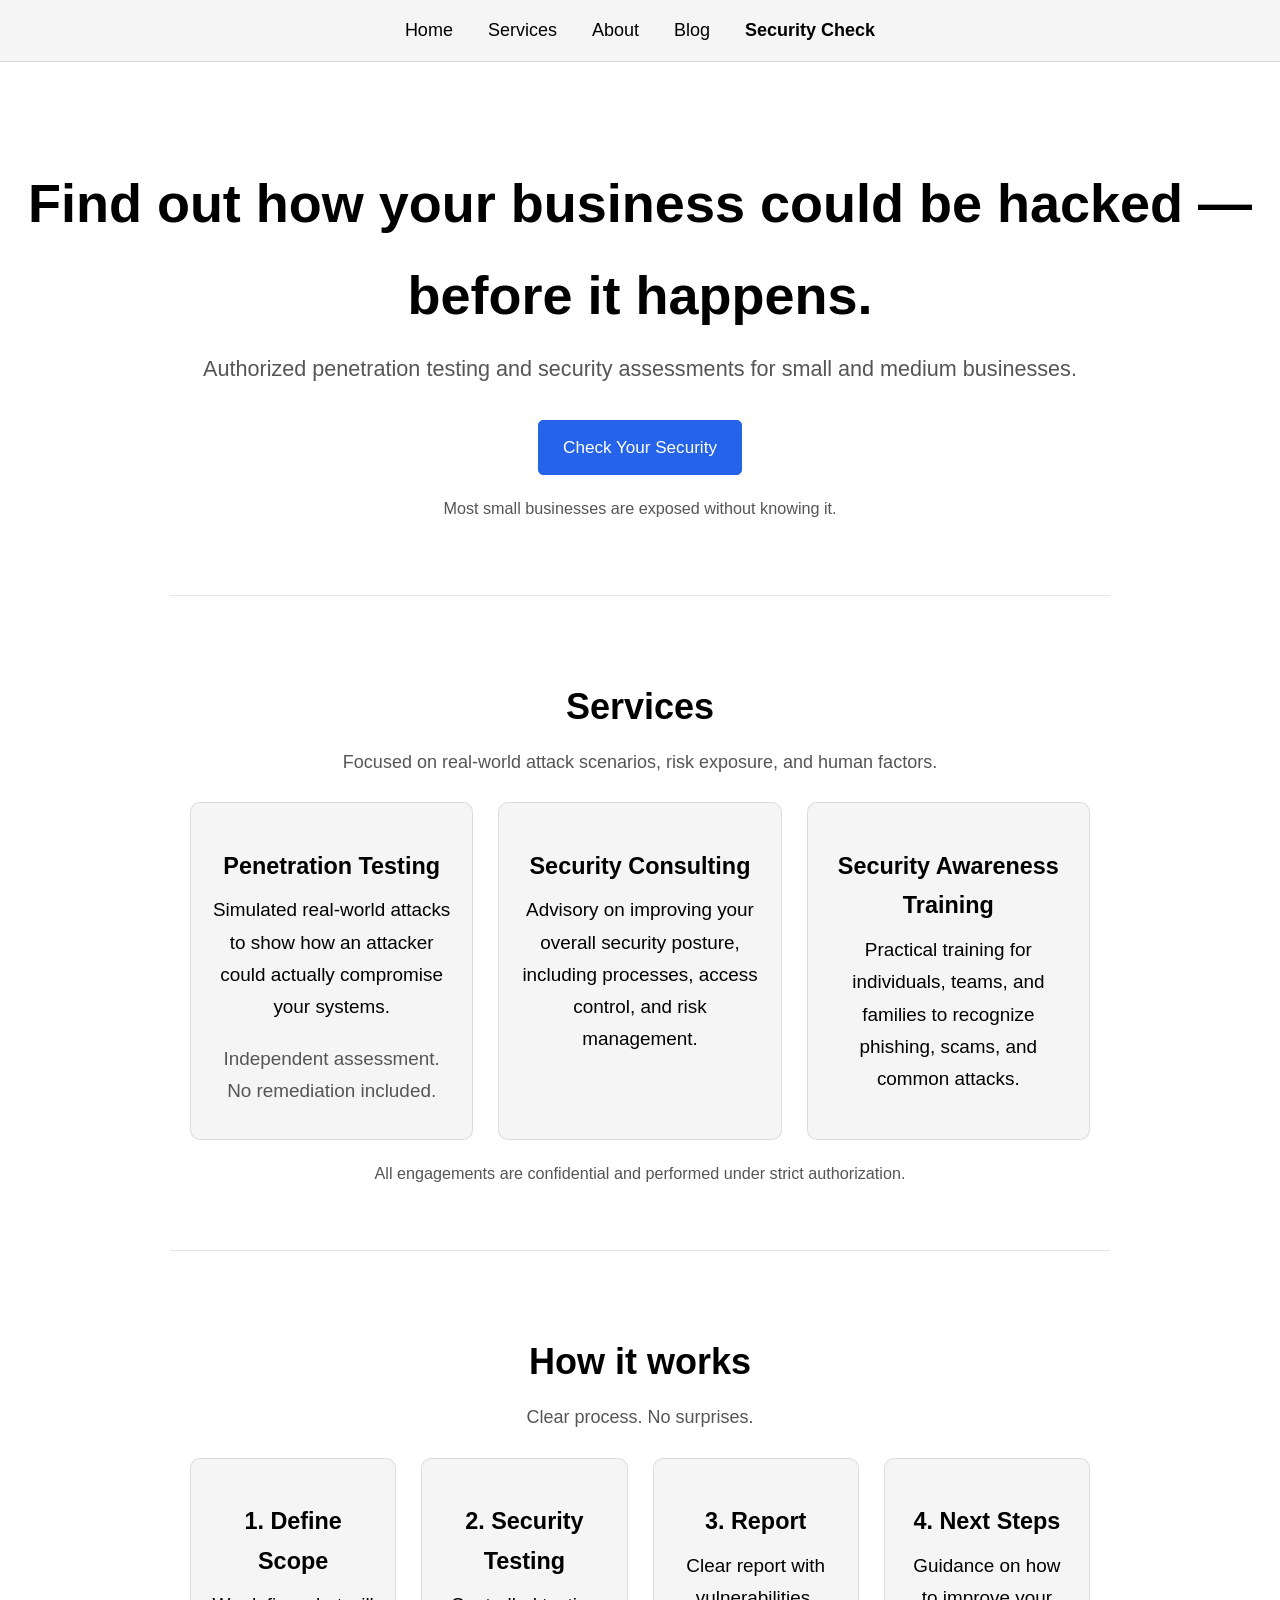
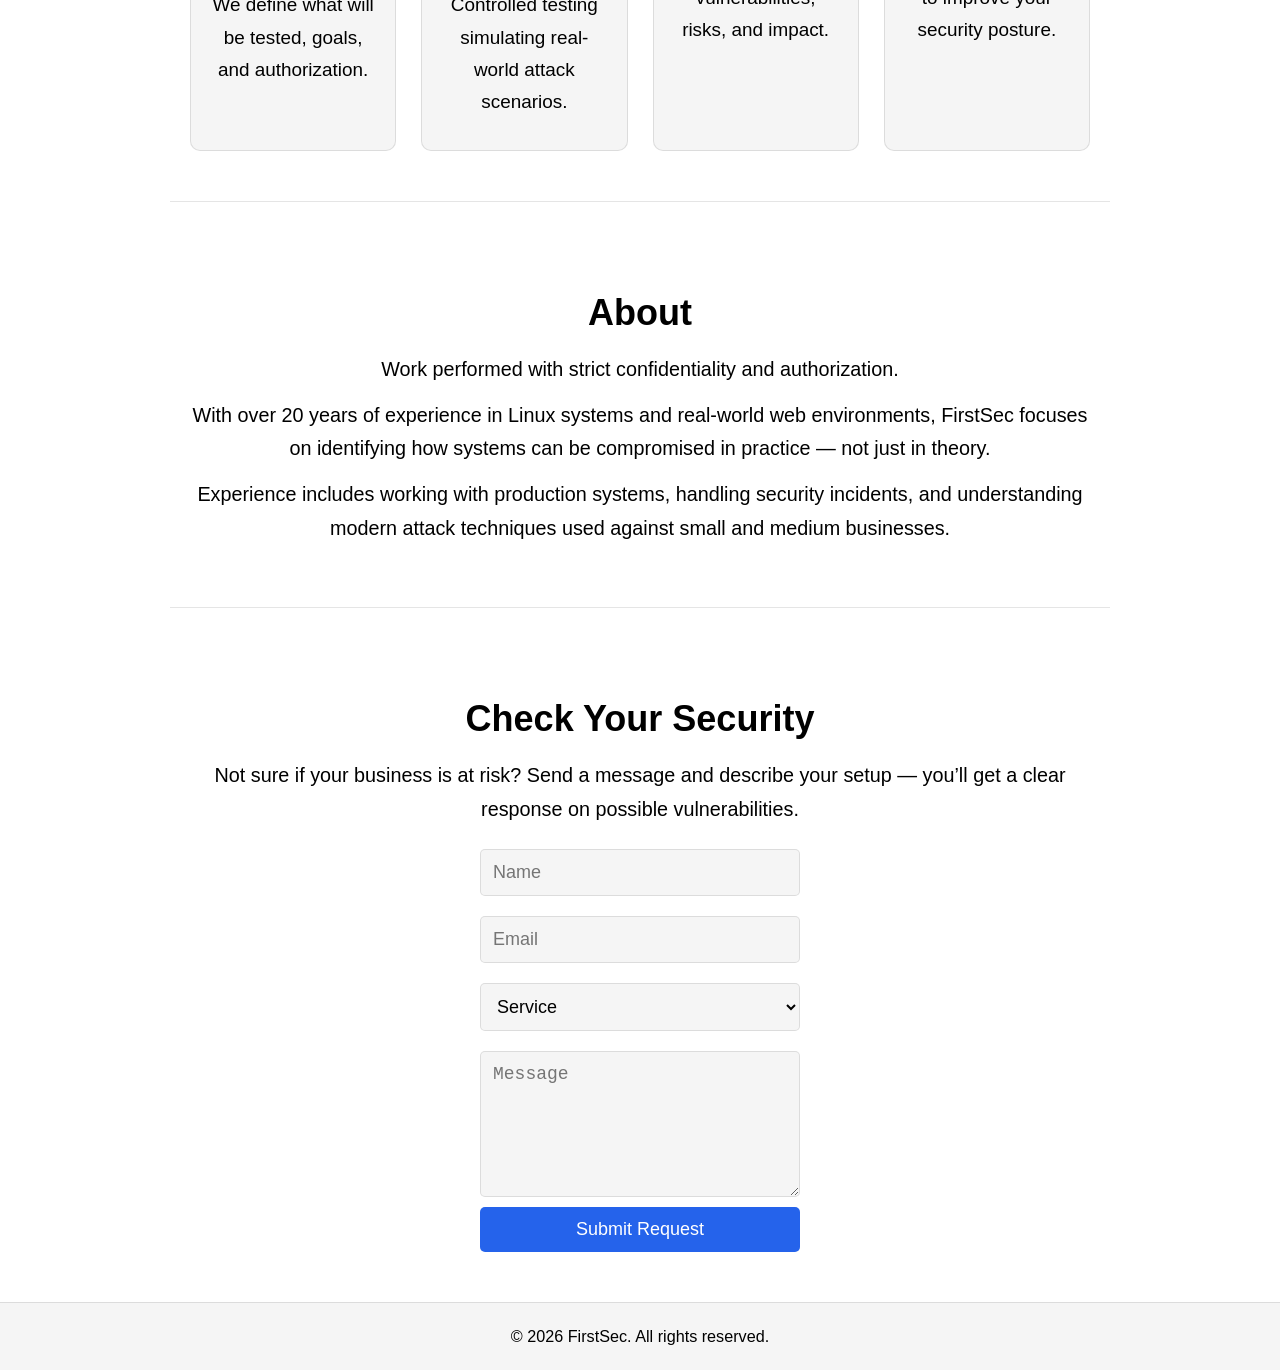
<file: index.html>
<!DOCTYPE html>
<html lang="en">

<head>
  <meta charset="UTF-8">
  <meta name="viewport" content="width=device-width, initial-scale=1.0">
  <title>FirstSec | Cybersecurity</title>
  <script async src="https://www.googletagmanager.com/gtag/js?id=G-D3HH5Q3XYY"></script>
  <script>
    window.dataLayer = window.dataLayer || [];
    function gtag() { dataLayer.push(arguments); }
    gtag('js', new Date());

    gtag('config', 'G-D3HH5Q3XYY');
  </script>
  <link rel="stylesheet" href="s.css">
</head>

<body>

  <div id="header"></div>

  <!-- HERO -->
  <header>
    <h1>Find out how your business could be hacked — before it happens.</h1>
    <p>Authorized penetration testing and security assessments for small and medium businesses.</p>
    <a href="#check-your-security" class="cta-button">Check Your Security</a>

    <p class="note">
      Most small businesses are exposed without knowing it.
    </p>

  </header>

  <!-- SERVICES -->
  <section id="services">
    <h2>Services</h2>

    <p class="section-subtitle">
      Focused on real-world attack scenarios, risk exposure, and human factors.
    </p>

    <div class="all-card">
      <div class="card">
        <h3>Penetration Testing</h3>
        <p>
          Simulated real-world attacks to show how an attacker could actually compromise your systems.
        </p>
        <p class="note">
          Independent assessment. No remediation included.
        </p>
      </div>

      <div class="card">
        <h3>Security Consulting</h3>
        <p>
          Advisory on improving your overall security posture, including processes, access control, and risk management.
        </p>
      </div>

      <div class="card">
        <h3>Security Awareness Training</h3>
        <p>
          Practical training for individuals, teams, and families to recognize phishing, scams, and common attacks.
        </p>
      </div>
    </div>
    <p class="note">
      All engagements are confidential and performed under strict authorization.
    </p>
  </section>

  <!-- PROCESS -->
  <section id="process">
    <h2>How it works</h2>

    <p class="section-subtitle">
      Clear process. No surprises.
    </p>

    <div class="all-card">

      <div class="card">
        <h3>1. Define Scope</h3>
        <p>
          We define what will be tested, goals, and authorization.
        </p>
      </div>

      <div class="card">
        <h3>2. Security Testing</h3>
        <p>
          Controlled testing simulating real-world attack scenarios.
        </p>
      </div>

      <div class="card">
        <h3>3. Report</h3>
        <p>
          Clear report with vulnerabilities, risks, and impact.
        </p>
      </div>

      <div class="card">
        <h3>4. Next Steps</h3>
        <p>
          Guidance on how to improve your security posture.
        </p>
      </div>

    </div>
  </section>

  <!-- ABOUT -->
  <section id="about">
    <h2>About</h2>

    <p>
      Work performed with strict confidentiality and authorization.
    </p>

    <p>
      With over 20 years of experience in Linux systems and real-world web environments,
      FirstSec focuses on identifying how systems can be compromised in practice — not just in theory.
    </p>

    <p>
      Experience includes working with production systems, handling security incidents,
      and understanding modern attack techniques used against small and medium businesses.
    </p>

  </section>

  <!-- CONTACT -->
  <section id="check-your-security">
    <h2>Check Your Security</h2>
    <p>
      Not sure if your business is at risk?
      Send a message and describe your setup — you’ll get a clear response on possible vulnerabilities.
    </p>

    <form action="https://formspree.io/f/xqegawqq" method="POST">
      <input type="text" name="name" placeholder="Name" required>
      <input type="email" name="email" placeholder="Email" required>

      <select name="subject" required>
        <option value="" disabled selected>Service</option>
        <option value="general">General Inquiry</option>
        <option value="penetration-testing">Penetration Testing</option>
        <option value="security-consulting">Security Consulting</option>
        <option value="security-awareness">Security Awareness Training</option>
      </select>

      <textarea name="message" placeholder="Message"></textarea>
      <button type="submit">Submit Request</button>
    </form>
  </section>

  <div id="footer"></div>

  <script>
    fetch("/header.html")
      .then(res => res.text())
      .then(data => document.getElementById("header").innerHTML = data);

    fetch("/footer.html")
      .then(res => res.text())
      .then(data => document.getElementById("footer").innerHTML = data);
  </script>

</body>

</html>
</file>
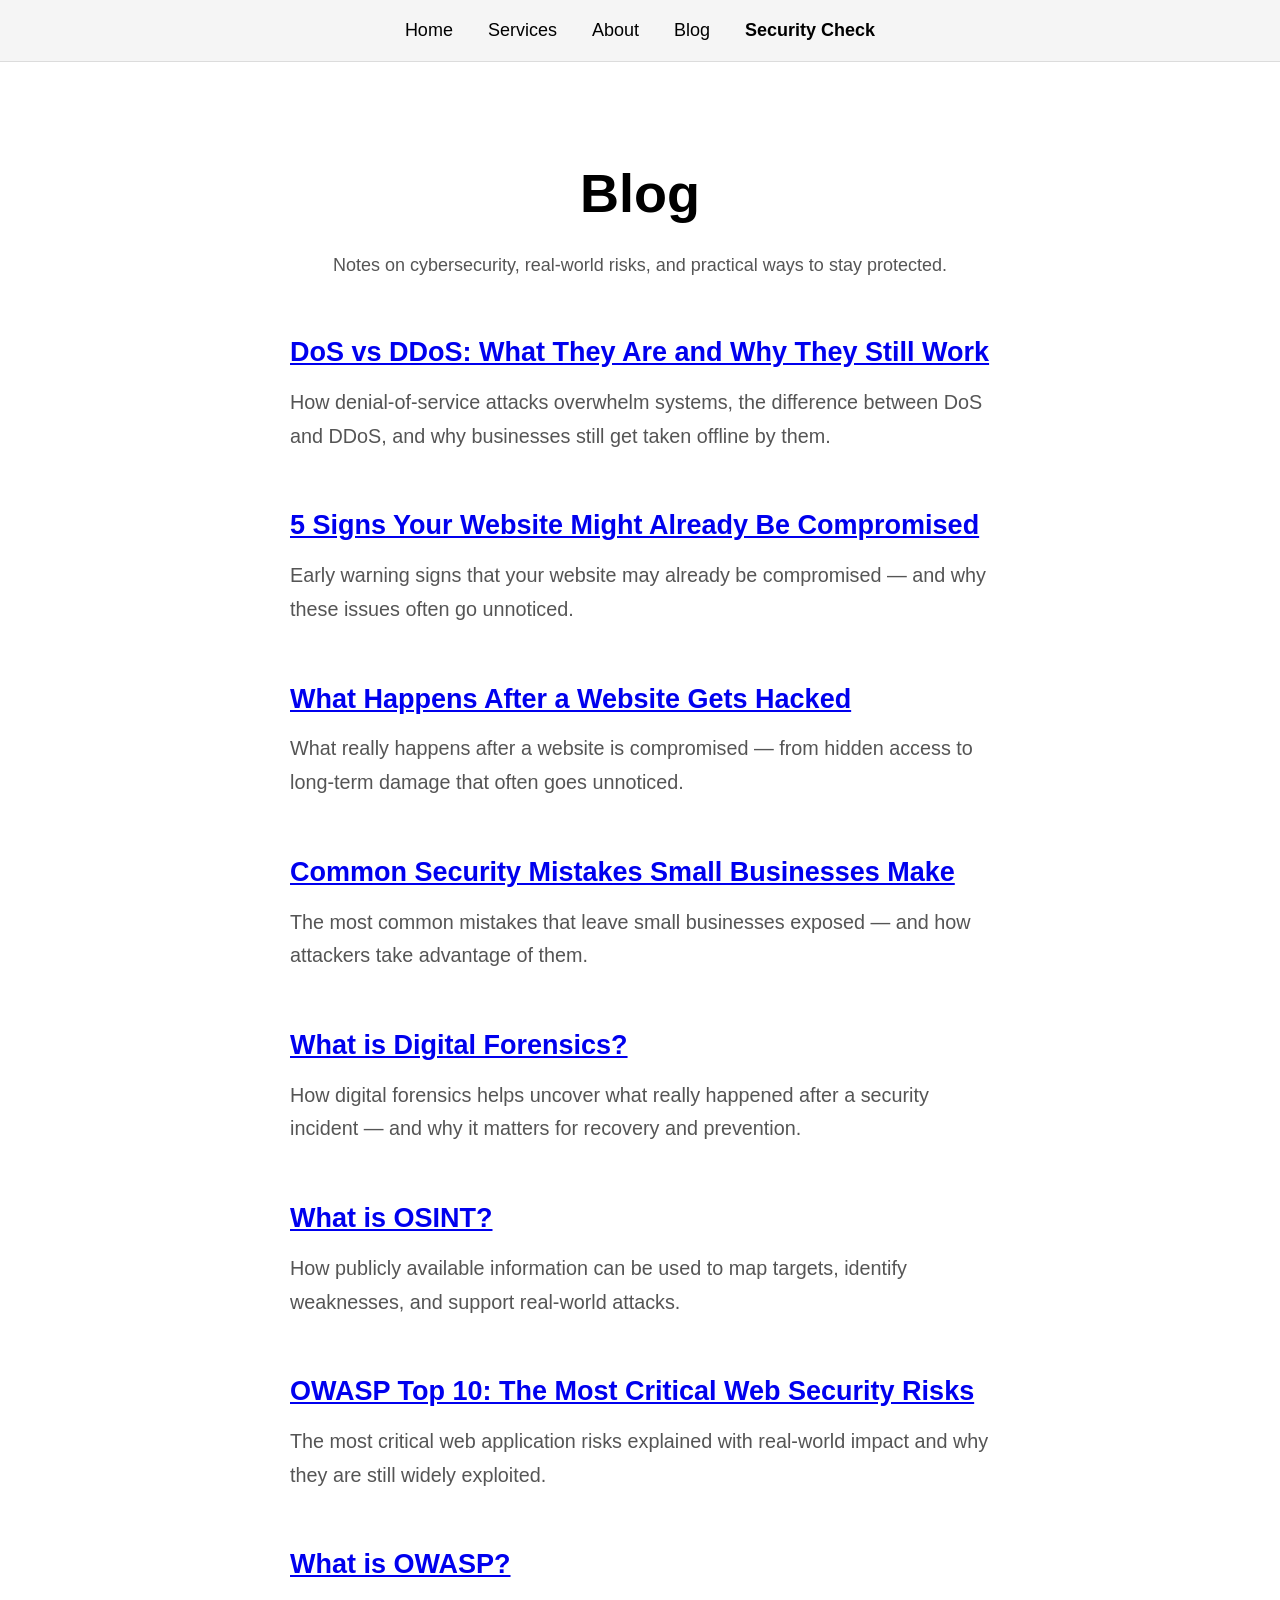
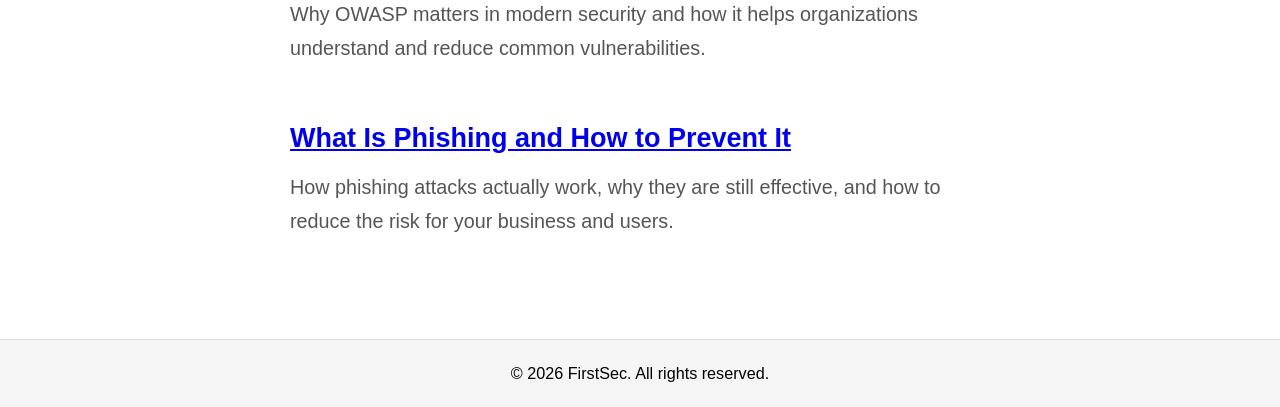
<file: blog/index.html>
<!DOCTYPE html>
<html lang="en">

<head>
  <meta charset="UTF-8">
  <meta name="viewport" content="width=device-width, initial-scale=1.0">
  <title>Blog | FirstSec</title>
  <script async src="https://www.googletagmanager.com/gtag/js?id=G-D3HH5Q3XYY"></script>
  <script>
    window.dataLayer = window.dataLayer || [];
    function gtag(){dataLayer.push(arguments);}
    gtag('js', new Date());

    gtag('config', 'G-D3HH5Q3XYY');
  </script>
  <link rel="stylesheet" href="../s.css">
</head>

<body>

  <div id="header"></div>

  <main class="blog-archive">

    <h1>Blog</h1>

    <p class="section-subtitle">
      Notes on cybersecurity, real-world risks, and practical ways to stay protected.
    </p>

    <!-- POST 9 -->
    <article class="post-preview">
      <h2>
        <a href="dos-vs-ddos.html">DoS vs DDoS: What They Are and Why They Still Work</a>
      </h2>
      <p>
        How denial-of-service attacks overwhelm systems, the difference between DoS and DDoS, and why businesses still get taken offline by them.
      </p>
    </article>

    <!-- POST 8 -->
    <article class="post-preview">
      <h2>
        <a href="five-signs-your-website-might-be-compromised.html">5 Signs Your Website Might Already Be Compromised</a>
      </h2>
      <p>
        Early warning signs that your website may already be compromised — and why these issues often go unnoticed.
      </p>
    </article>

    <!-- POST 7 -->
    <article class="post-preview">
      <h2>
        <a href="what-happens-after-a-website-gets-hacked.html">What Happens After a Website Gets Hacked</a>
      </h2>
      <p>
        What really happens after a website is compromised — from hidden access to long-term damage that often goes unnoticed.
      </p>
    </article>

    <!-- POST 6 -->
    <article class="post-preview">
      <h2>
        <a href="common-security-mistakes-small-businesses-make.html">Common Security Mistakes Small Businesses Make</a>
      </h2>
      <p>
        The most common mistakes that leave small businesses exposed — and how attackers take advantage of them.
      </p>
    </article>

    <!-- POST 5 -->
    <article class="post-preview">
      <h2>
        <a href="forensics.html">What is Digital Forensics?</a>
      </h2>
      <p>
        How digital forensics helps uncover what really happened after a security incident — and why it matters for recovery and prevention.
      </p>
    </article>

    <!-- POST 4 -->
    <article class="post-preview">
      <h2>
        <a href="osint.html">What is OSINT?</a>
      </h2>
      <p>
        How publicly available information can be used to map targets, identify weaknesses, and support real-world attacks.
      </p>
    </article>

    <!-- POST 3 -->
    <article class="post-preview">
      <h2>
        <a href="owasp-top-10.html">OWASP Top 10: The Most Critical Web Security Risks</a>
      </h2>
      <p>
        The most critical web application risks explained with real-world impact and why they are still widely exploited.
      </p>
    </article>

    <!-- POST 2 -->
    <article class="post-preview">
      <h2>
        <a href="owasp.html">What is OWASP?</a>
      </h2>
      <p>
        Why OWASP matters in modern security and how it helps organizations understand and reduce common vulnerabilities.
      </p>
    </article>

    <!-- POST 1 -->
    <article class="post-preview">
      <h2>
        <a href="what-is-phishing-and-how-to-prevent-it.html">What Is Phishing and How to Prevent It</a>
      </h2>
      <p>
        How phishing attacks actually work, why they are still effective, and how to reduce the risk for your business and users.
      </p>
    </article>

  </main>

  <div id="footer"></div>

  <script>
    fetch("../header.html")
      .then(res => res.text())
      .then(data => document.getElementById("header").innerHTML = data);

    fetch("../footer.html")
      .then(res => res.text())
      .then(data => document.getElementById("footer").innerHTML = data);
  </script>

</body>

</html>
</file>
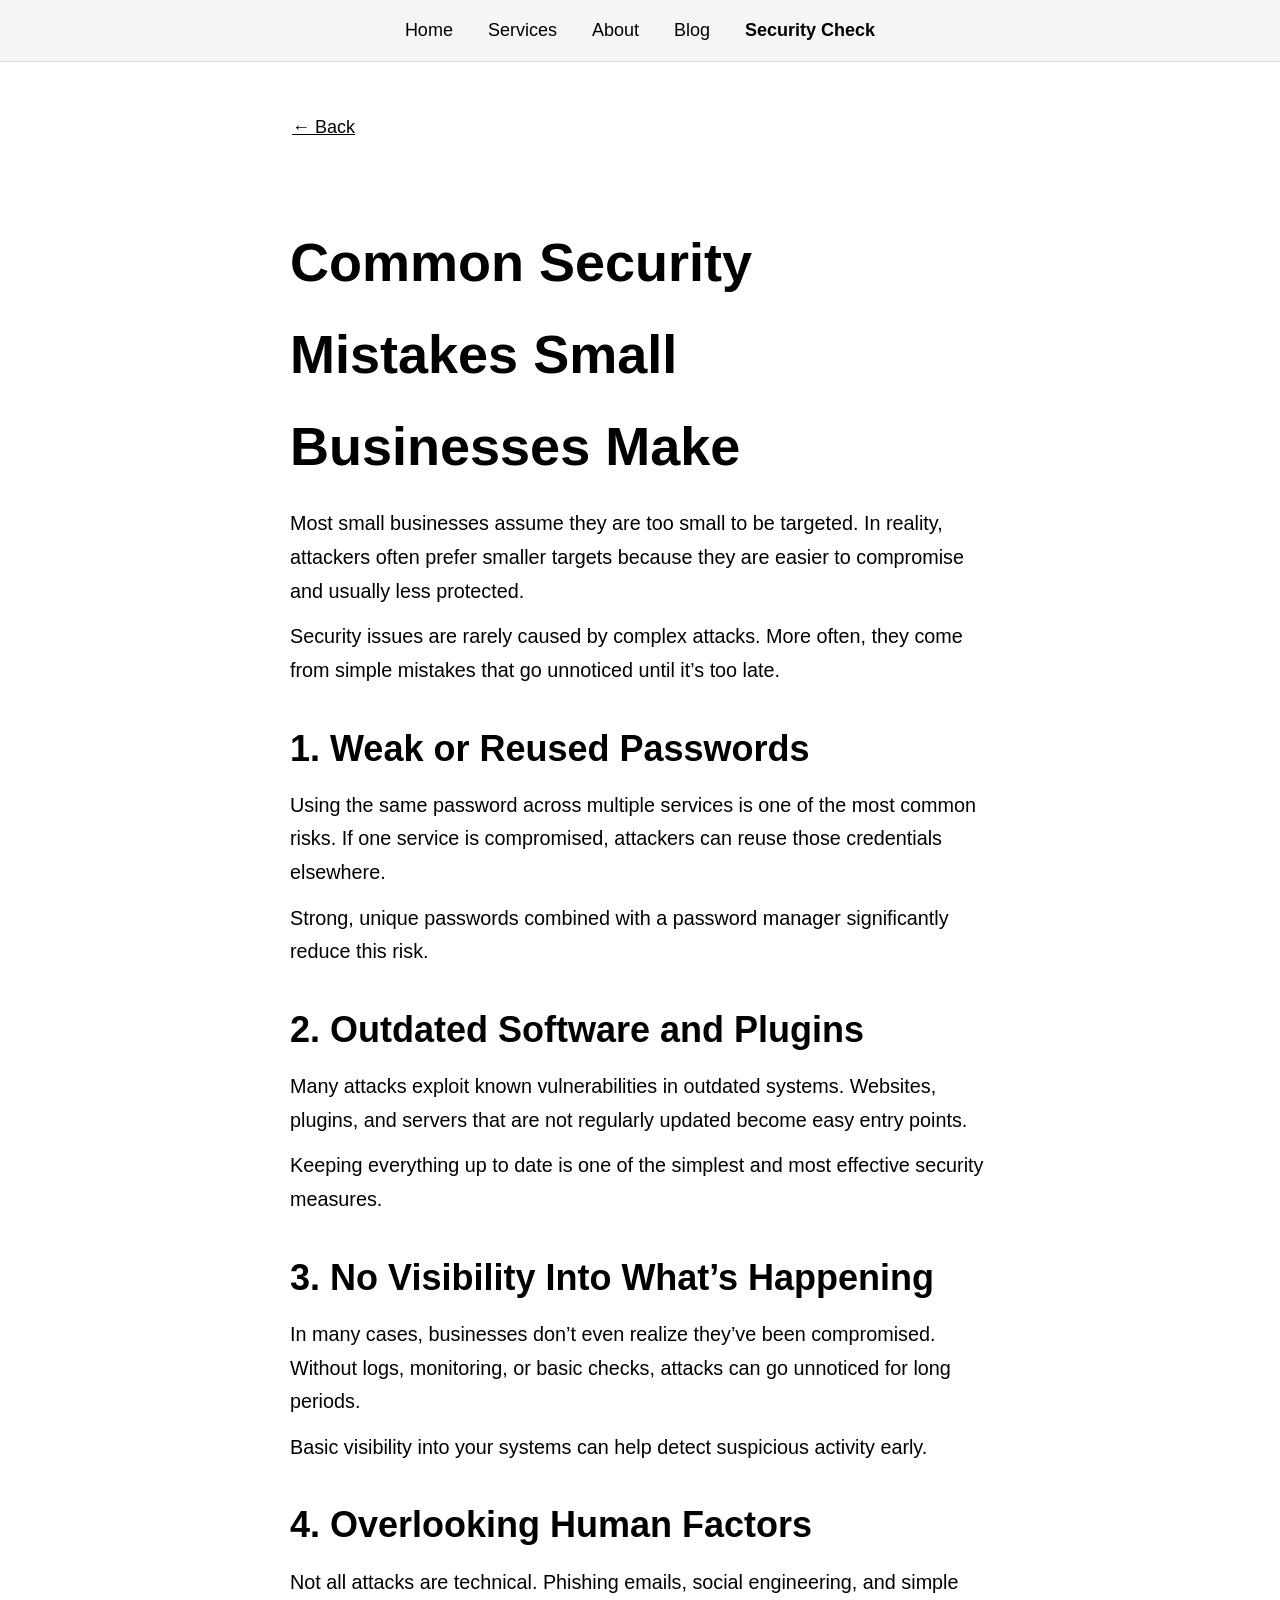
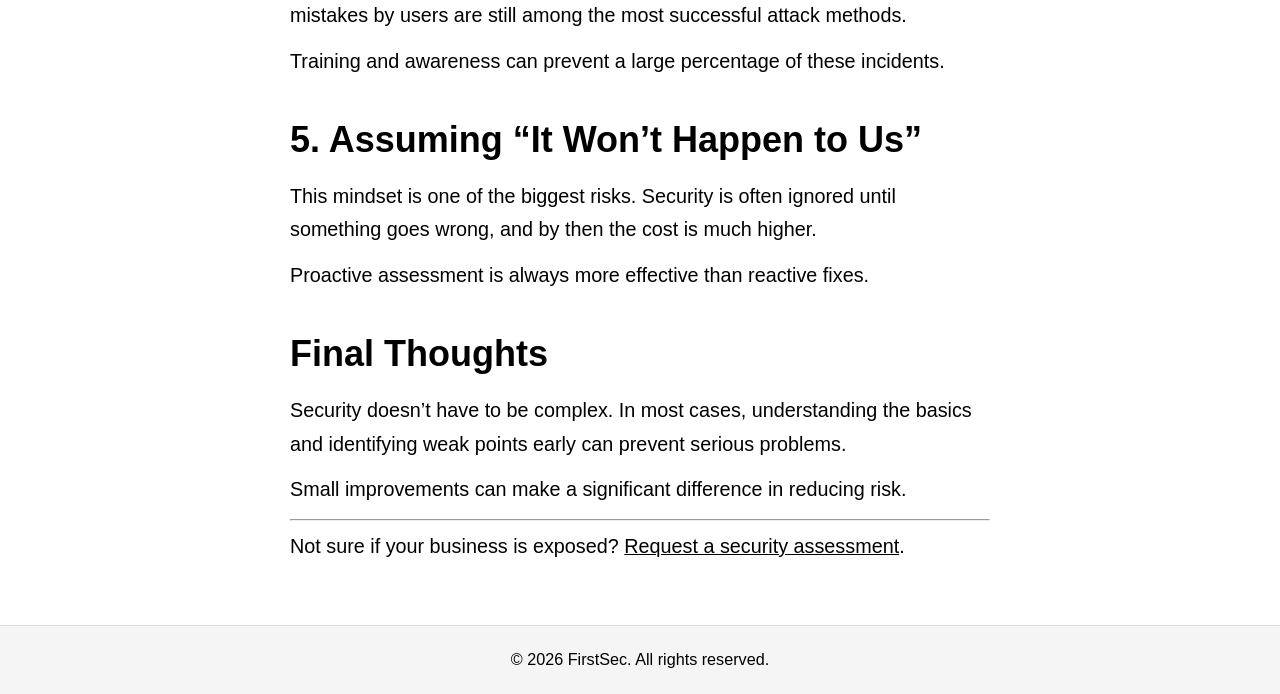
<file: blog/common-security-mistakes-small-businesses-make.html>
<!DOCTYPE html>
<html lang="en">

<head>
    <meta charset="UTF-8">
    <meta name="viewport" content="width=device-width, initial-scale=1.0">
    <title>Post Title | FirstSec</title>
    <script async src="https://www.googletagmanager.com/gtag/js?id=G-D3HH5Q3XYY"></script>
    <script>
        window.dataLayer = window.dataLayer || [];
        function gtag() { dataLayer.push(arguments); }
        gtag('js', new Date());

        gtag('config', 'G-D3HH5Q3XYY');
    </script>
    <link rel="stylesheet" href="../s.css">
</head>

<body>

    <div id="header"></div>

    <main class="blog-post">

        <article>

            <!-- Back -->
            <a href="index.html" class="back-link">← Back</a>

            <!-- Title -->
            <h1>Common Security Mistakes Small Businesses Make</h1>

            <!-- Content -->
            <p>
                Most small businesses assume they are too small to be targeted. In reality, attackers often prefer
                smaller targets because they are easier to compromise and usually less protected.
            </p>

            <p>
                Security issues are rarely caused by complex attacks. More often, they come from simple mistakes that go
                unnoticed until it’s too late.
            </p>

            <h2>1. Weak or Reused Passwords</h2>
            <p>
                Using the same password across multiple services is one of the most common risks. If one service is
                compromised, attackers can reuse those credentials elsewhere.
            </p>

            <p>
                Strong, unique passwords combined with a password manager significantly reduce this risk.
            </p>

            <h2>2. Outdated Software and Plugins</h2>
            <p>
                Many attacks exploit known vulnerabilities in outdated systems. Websites, plugins, and servers that are
                not regularly updated become easy entry points.
            </p>

            <p>
                Keeping everything up to date is one of the simplest and most effective security measures.
            </p>

            <h2>3. No Visibility Into What’s Happening</h2>
            <p>
                In many cases, businesses don’t even realize they’ve been compromised. Without logs, monitoring, or
                basic checks, attacks can go unnoticed for long periods.
            </p>

            <p>
                Basic visibility into your systems can help detect suspicious activity early.
            </p>

            <h2>4. Overlooking Human Factors</h2>
            <p>
                Not all attacks are technical. Phishing emails, social engineering, and simple mistakes by users are
                still among the most successful attack methods.
            </p>

            <p>
                Training and awareness can prevent a large percentage of these incidents.
            </p>

            <h2>5. Assuming “It Won’t Happen to Us”</h2>
            <p>
                This mindset is one of the biggest risks. Security is often ignored until something goes wrong, and by
                then the cost is much higher.
            </p>

            <p>
                Proactive assessment is always more effective than reactive fixes.
            </p>

            <h2>Final Thoughts</h2>
            <p>
                Security doesn’t have to be complex. In most cases, understanding the basics and identifying weak points
                early can prevent serious problems.
            </p>

            <p>
                Small improvements can make a significant difference in reducing risk.
            </p>

            <!-- Optional CTA -->
            <hr>
            <p>
                Not sure if your business is exposed?
                <a href="../index.html#check-your-security">Request a security assessment</a>.
            </p>

        </article>

    </main>

    <div id="footer"></div>

    <script>
        fetch("../header.html")
            .then(res => res.text())
            .then(data => document.getElementById("header").innerHTML = data);

        fetch("../footer.html")
            .then(res => res.text())
            .then(data => document.getElementById("footer").innerHTML = data);
    </script>

</body>

</html>
</file>
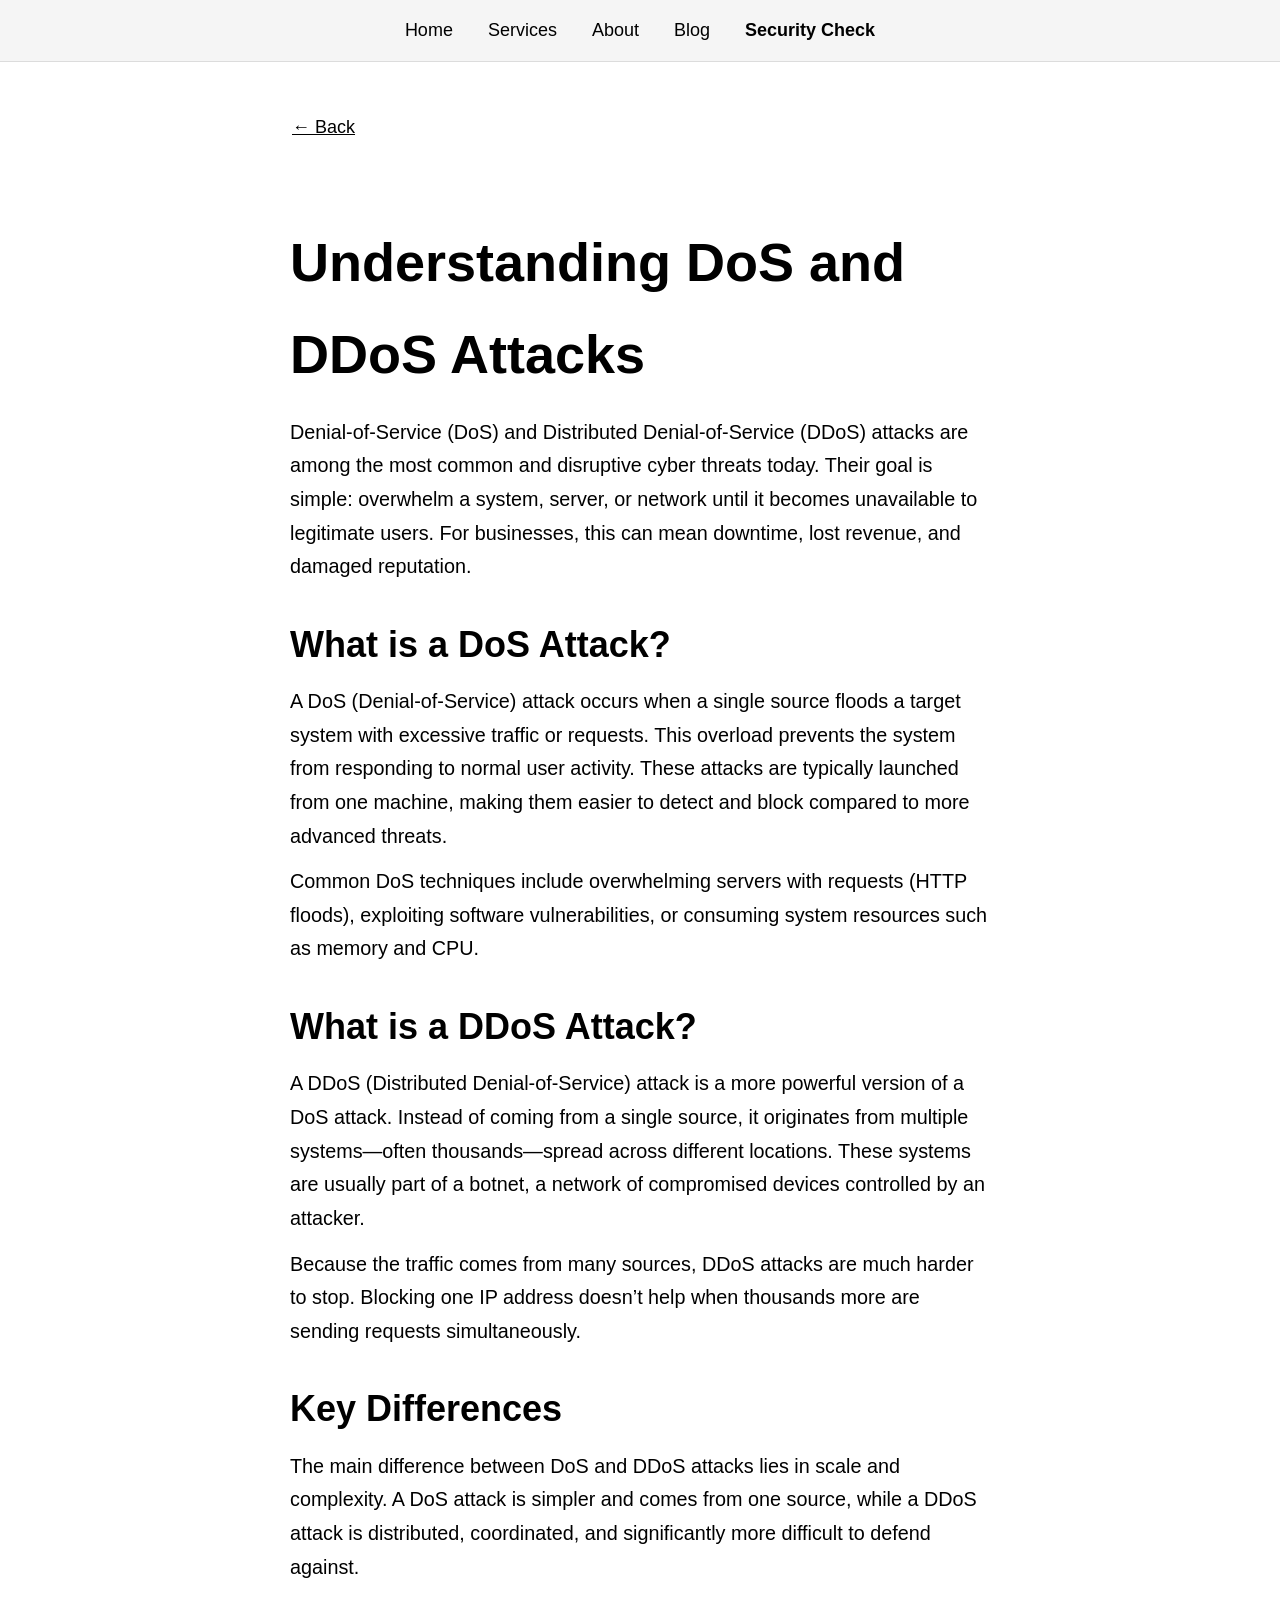
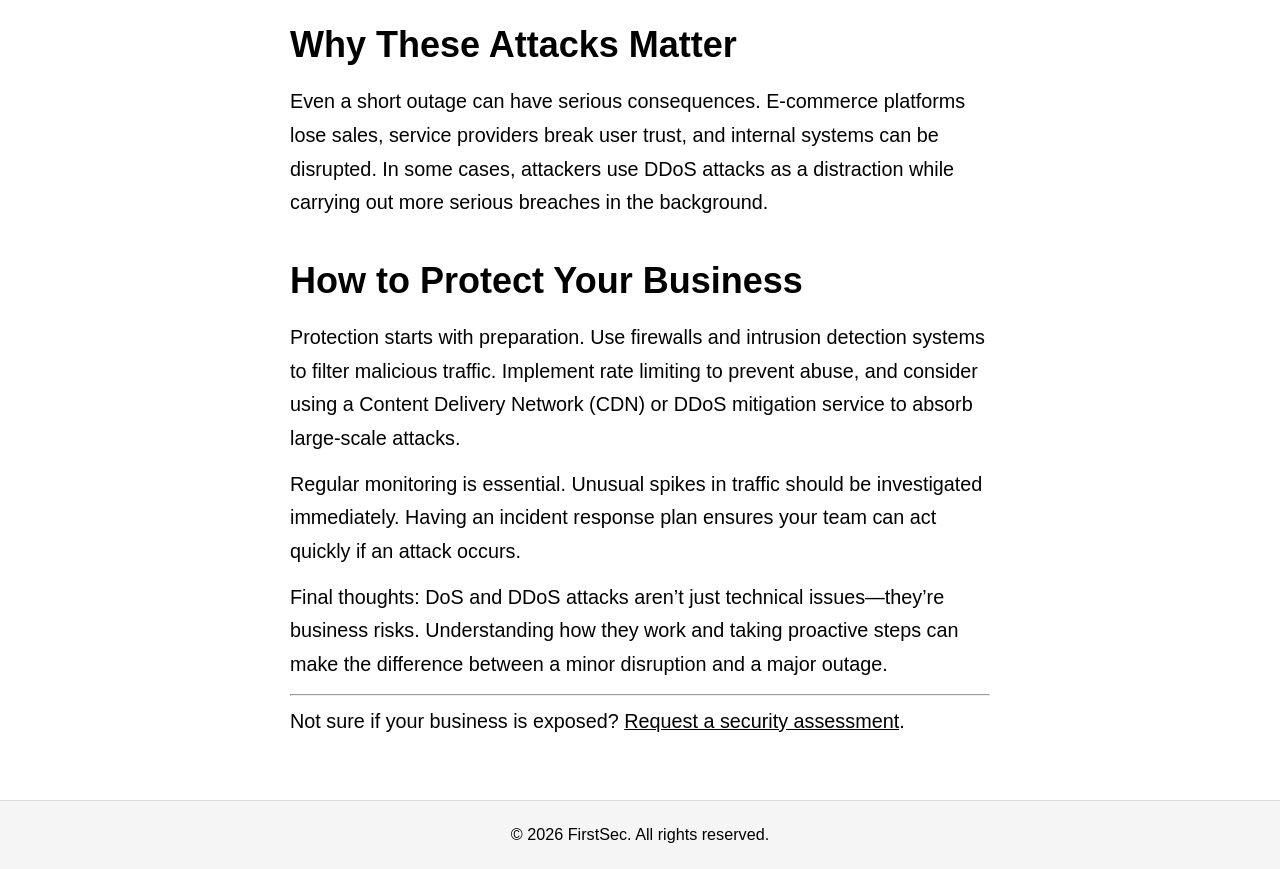
<file: blog/dos-vs-ddos.html>
<!DOCTYPE html>
<html lang="en">

<head>
  <meta charset="UTF-8">
  <meta name="viewport" content="width=device-width, initial-scale=1.0">
  <title>Understanding DoS & DDoS Attacks | FirstSec</title>
  <meta name="description" content="Clear explanation of DoS and DDoS attacks, how they work, and practical ways to protect your website from being taken offline.">
  <script async src="https://www.googletagmanager.com/gtag/js?id=G-D3HH5Q3XYY"></script>
  <script>
    window.dataLayer = window.dataLayer || [];
    function gtag() { dataLayer.push(arguments); }
    gtag('js', new Date());

    gtag('config', 'G-D3HH5Q3XYY');
  </script>
  <link rel="stylesheet" href="../s.css">
</head>

<body>

  <div id="header"></div>

  <main class="blog-post">

    <article>

      <!-- Back -->
      <a href="index.html" class="back-link">← Back</a>

      <!-- Title -->
      <h1>Understanding DoS and DDoS Attacks</h1>

      <!-- Content -->
      <p>
        Denial-of-Service (DoS) and Distributed Denial-of-Service (DDoS) attacks are among the most common and disruptive cyber threats today. Their goal is simple: overwhelm a system, server, or network until it becomes unavailable to legitimate users. For businesses, this can mean downtime, lost revenue, and damaged reputation.
      </p>

      <h2>What is a DoS Attack?</h2>
      <p>
        A DoS (Denial-of-Service) attack occurs when a single source floods a target system with excessive traffic or requests. This overload prevents the system from responding to normal user activity. These attacks are typically launched from one machine, making them easier to detect and block compared to more advanced threats.
      </p>

      <p>
        Common DoS techniques include overwhelming servers with requests (HTTP floods), exploiting software vulnerabilities, or consuming system resources such as memory and CPU.
      </p>

      <h2>What is a DDoS Attack?</h2>
      <p>
        A DDoS (Distributed Denial-of-Service) attack is a more powerful version of a DoS attack. Instead of coming from a single source, it originates from multiple systems—often thousands—spread across different locations. These systems are usually part of a botnet, a network of compromised devices controlled by an attacker.
      </p>

      <p>
        Because the traffic comes from many sources, DDoS attacks are much harder to stop. Blocking one IP address doesn’t help when thousands more are sending requests simultaneously.
      </p>

      <h2>Key Differences</h2>
      <p>
        The main difference between DoS and DDoS attacks lies in scale and complexity. A DoS attack is simpler and comes from one source, while a DDoS attack is distributed, coordinated, and significantly more difficult to defend against.
      </p>

      <h2>Why These Attacks Matter</h2>
      <p>
        Even a short outage can have serious consequences. E-commerce platforms lose sales, service providers break user trust, and internal systems can be disrupted. In some cases, attackers use DDoS attacks as a distraction while carrying out more serious breaches in the background.
      </p>

      <h2>How to Protect Your Business</h2>
      <p>
        Protection starts with preparation. Use firewalls and intrusion detection systems to filter malicious traffic. Implement rate limiting to prevent abuse, and consider using a Content Delivery Network (CDN) or DDoS mitigation service to absorb large-scale attacks.
      </p>

      <p>
        Regular monitoring is essential. Unusual spikes in traffic should be investigated immediately. Having an incident response plan ensures your team can act quickly if an attack occurs.
      </p>

      <p>
        Final thoughts: DoS and DDoS attacks aren’t just technical issues—they’re business risks. Understanding how they work and taking proactive steps can make the difference between a minor disruption and a major outage.
      </p>

      <!-- Optional CTA -->
      <hr>
      <p>
        Not sure if your business is exposed?
        <a href="../index.html#check-your-security">Request a security assessment</a>.
      </p>

    </article>

  </main>

  <div id="footer"></div>

  <script>
    fetch("../header.html")
      .then(res => res.text())
      .then(data => document.getElementById("header").innerHTML = data);

    fetch("../footer.html")
      .then(res => res.text())
      .then(data => document.getElementById("footer").innerHTML = data);
  </script>

</body>

</html>
</file>
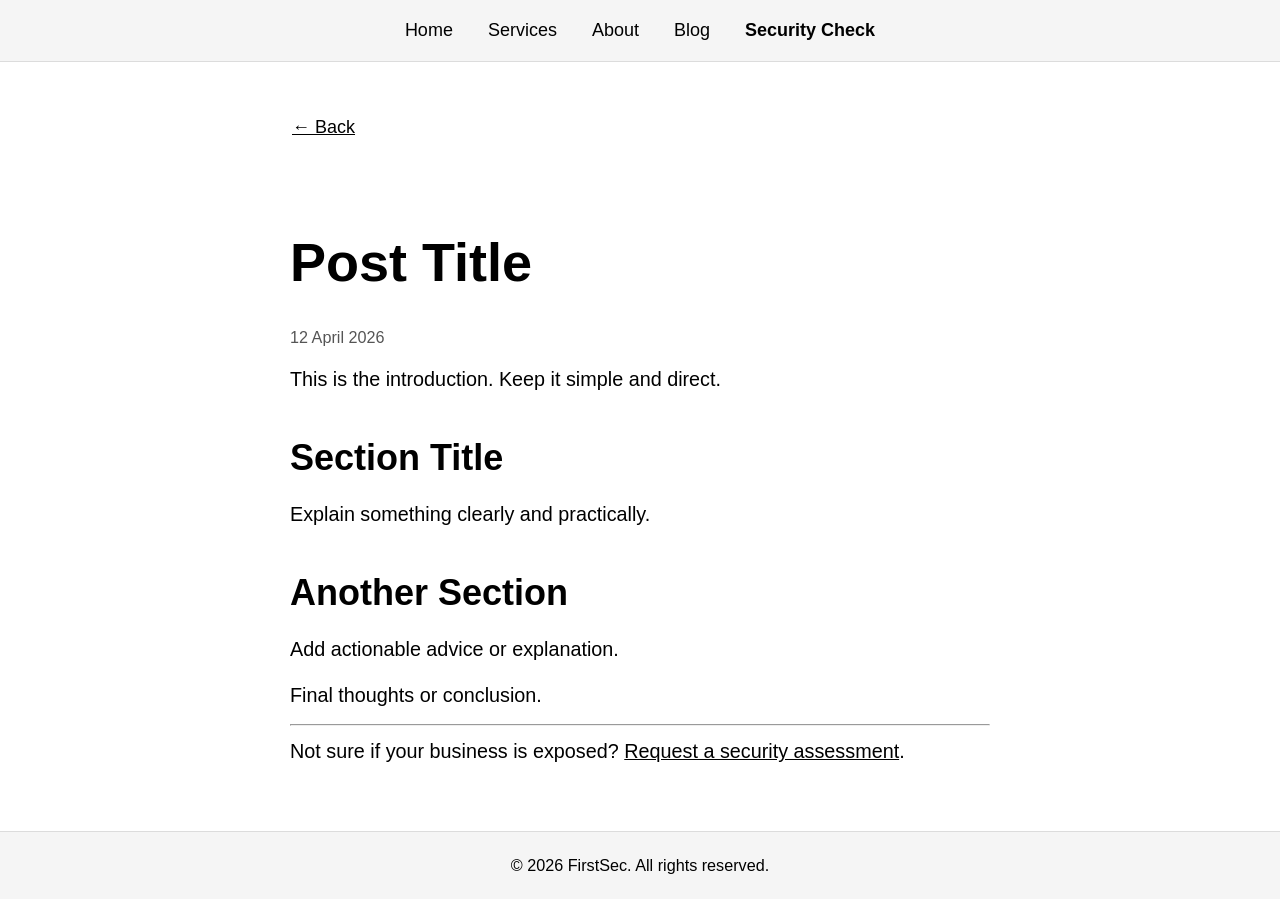
<file: blog/draft.html>
<!DOCTYPE html>
<html lang="en">

<head>
  <meta charset="UTF-8">
  <meta name="viewport" content="width=device-width, initial-scale=1.0">
  <title>Post Title | FirstSec</title>
  <script async src="https://www.googletagmanager.com/gtag/js?id=G-D3HH5Q3XYY"></script>
  <script>
    window.dataLayer = window.dataLayer || [];
    function gtag() { dataLayer.push(arguments); }
    gtag('js', new Date());

    gtag('config', 'G-D3HH5Q3XYY');
  </script>
  <link rel="stylesheet" href="../s.css">
</head>

<body>

  <div id="header"></div>

  <main class="blog-post">

    <article>

      <!-- Back -->
      <a href="index.html" class="back-link">← Back</a>

      <!-- Title -->
      <h1>Post Title</h1>

      <!-- Meta -->
      <p class="meta">12 April 2026</p>

      <!-- Content -->
      <p>
        This is the introduction. Keep it simple and direct.
      </p>

      <h2>Section Title</h2>
      <p>
        Explain something clearly and practically.
      </p>

      <h2>Another Section</h2>
      <p>
        Add actionable advice or explanation.
      </p>

      <p>
        Final thoughts or conclusion.
      </p>

      <!-- Optional CTA -->
      <hr>
      <p>
        Not sure if your business is exposed?
        <a href="../index.html#check-your-security">Request a security assessment</a>.
      </p>

    </article>

  </main>

  <div id="footer"></div>

  <script>
    fetch("../header.html")
      .then(res => res.text())
      .then(data => document.getElementById("header").innerHTML = data);

    fetch("../footer.html")
      .then(res => res.text())
      .then(data => document.getElementById("footer").innerHTML = data);
  </script>

</body>

</html>
</file>
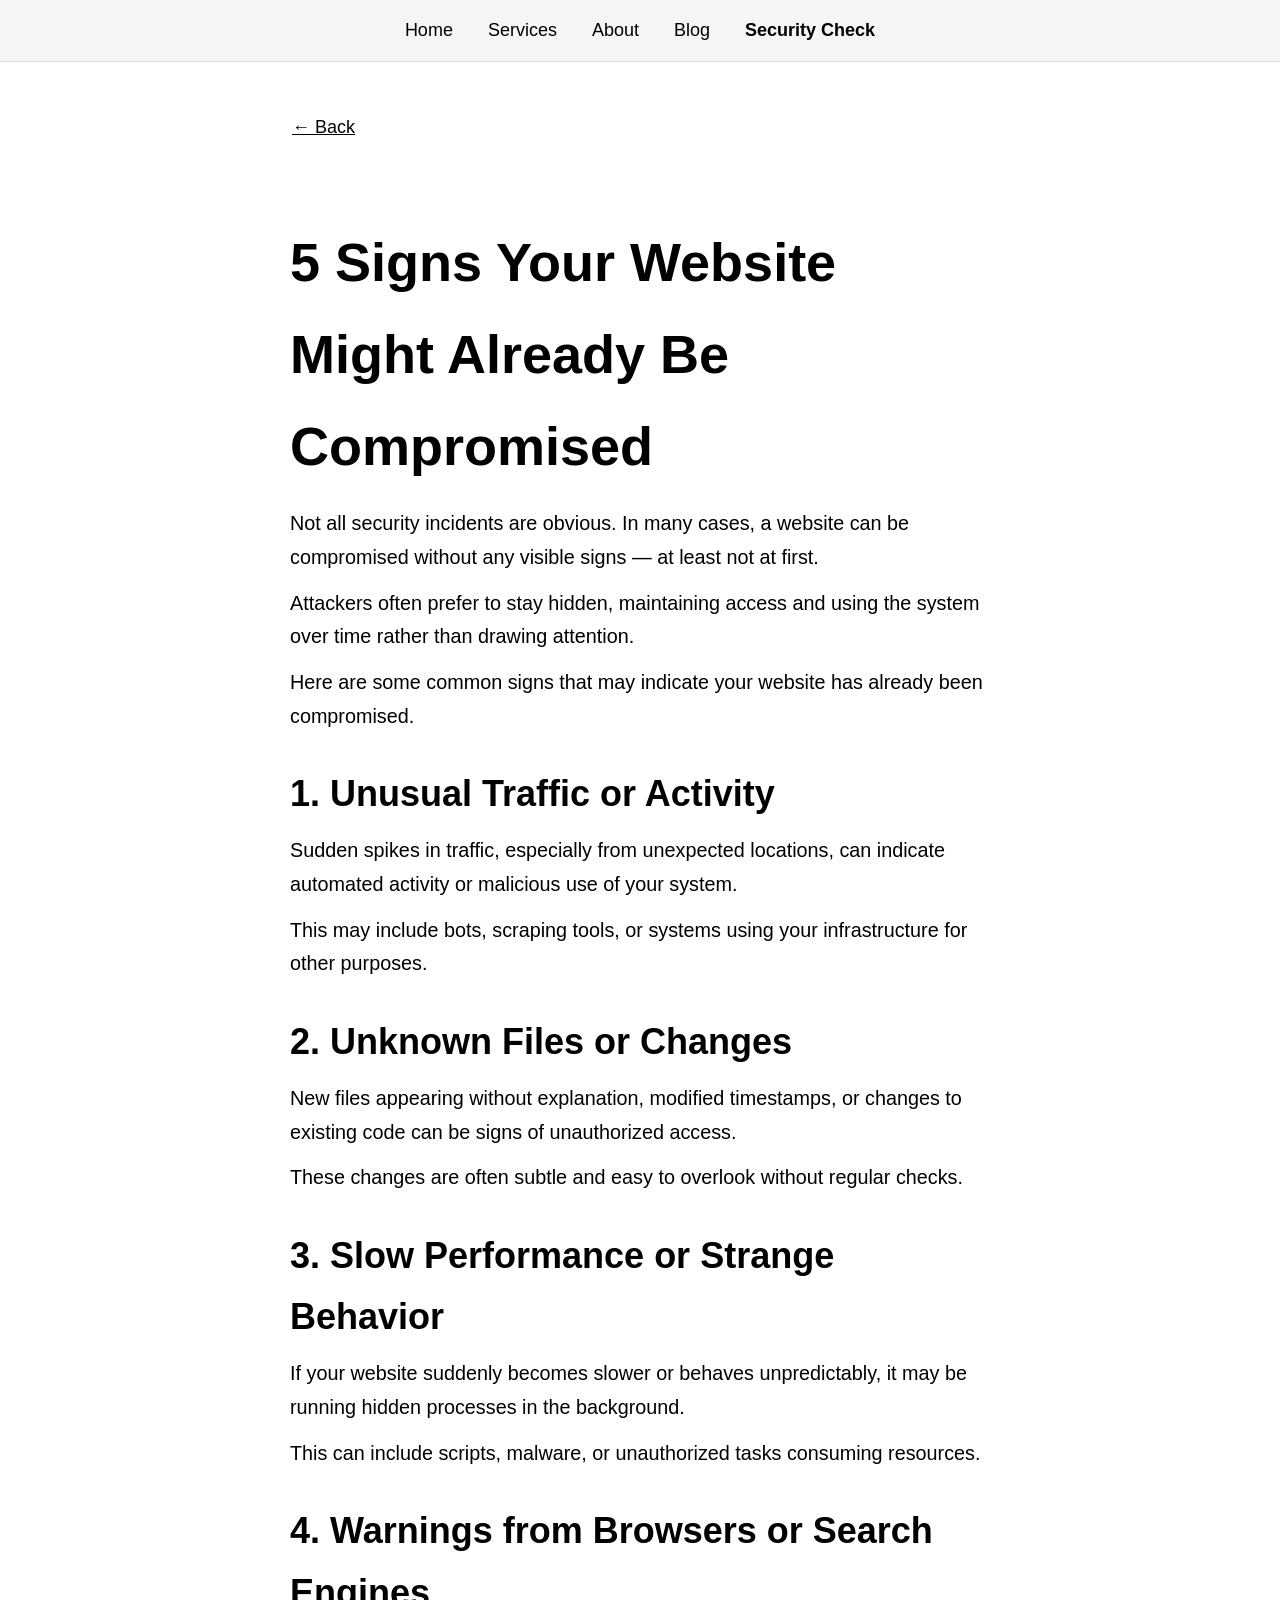
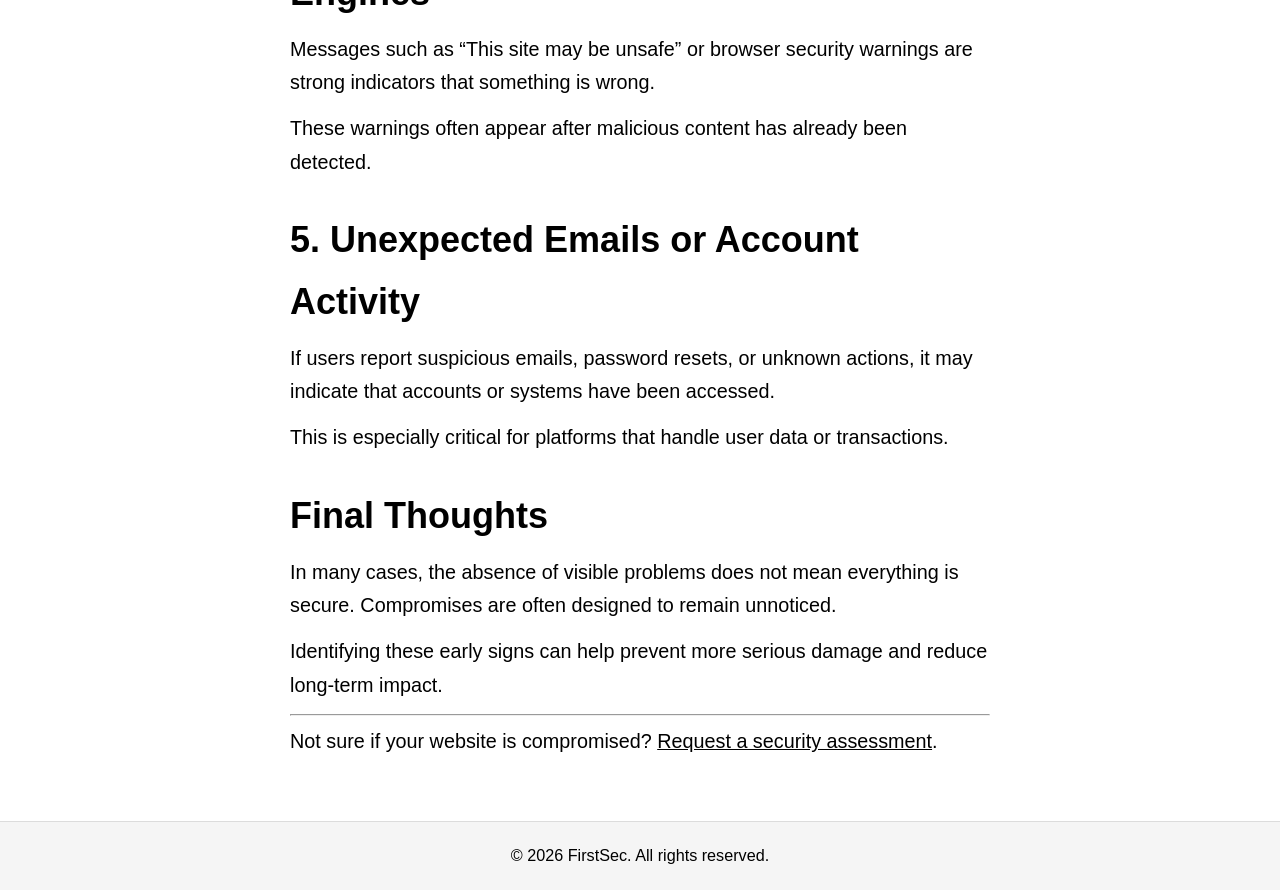
<file: blog/five-signs-your-website-might-be-compromised.html>
<!DOCTYPE html>
<html lang="en">

<head>
  <meta charset="UTF-8">
  <meta name="viewport" content="width=device-width, initial-scale=1.0">
  <title>5 Signs Your Website Might Already Be Compromised | FirstSec</title>
  <meta name="description" content="5 warning signs your website may already be compromised, from unusual activity to hidden changes, and why early detection matters.">
  <script async src="https://www.googletagmanager.com/gtag/js?id=G-D3HH5Q3XYY"></script>
  <script>
    window.dataLayer = window.dataLayer || [];
    function gtag(){dataLayer.push(arguments);}
    gtag('js', new Date());

    gtag('config', 'G-D3HH5Q3XYY');
  </script>
  <link rel="stylesheet" href="../s.css">
</head>

<body>

  <div id="header"></div>

  <main class="blog-post">

    <article>

      <!-- Back -->
      <a href="index.html" class="back-link">← Back</a>

      <!-- Title -->
      <h1>5 Signs Your Website Might Already Be Compromised</h1>

      <!-- Content -->
      <p>
        Not all security incidents are obvious. In many cases, a website can be compromised without any visible signs — at least not at first.
      </p>

      <p>
        Attackers often prefer to stay hidden, maintaining access and using the system over time rather than drawing attention.
      </p>

      <p>
        Here are some common signs that may indicate your website has already been compromised.
      </p>

      <h2>1. Unusual Traffic or Activity</h2>
      <p>
        Sudden spikes in traffic, especially from unexpected locations, can indicate automated activity or malicious use of your system.
      </p>

      <p>
        This may include bots, scraping tools, or systems using your infrastructure for other purposes.
      </p>

      <h2>2. Unknown Files or Changes</h2>
      <p>
        New files appearing without explanation, modified timestamps, or changes to existing code can be signs of unauthorized access.
      </p>

      <p>
        These changes are often subtle and easy to overlook without regular checks.
      </p>

      <h2>3. Slow Performance or Strange Behavior</h2>
      <p>
        If your website suddenly becomes slower or behaves unpredictably, it may be running hidden processes in the background.
      </p>

      <p>
        This can include scripts, malware, or unauthorized tasks consuming resources.
      </p>

      <h2>4. Warnings from Browsers or Search Engines</h2>
      <p>
        Messages such as “This site may be unsafe” or browser security warnings are strong indicators that something is wrong.
      </p>

      <p>
        These warnings often appear after malicious content has already been detected.
      </p>

      <h2>5. Unexpected Emails or Account Activity</h2>
      <p>
        If users report suspicious emails, password resets, or unknown actions, it may indicate that accounts or systems have been accessed.
      </p>

      <p>
        This is especially critical for platforms that handle user data or transactions.
      </p>

      <h2>Final Thoughts</h2>
      <p>
        In many cases, the absence of visible problems does not mean everything is secure. Compromises are often designed to remain unnoticed.
      </p>

      <p>
        Identifying these early signs can help prevent more serious damage and reduce long-term impact.
      </p>

      <!-- Optional CTA -->
      <hr>
      <p>
        Not sure if your website is compromised?
        <a href="../index.html#check-your-security">Request a security assessment</a>.
      </p>

    </article>

  </main>

  <div id="footer"></div>

  <script>
    fetch("../header.html")
      .then(res => res.text())
      .then(data => document.getElementById("header").innerHTML = data);

    fetch("../footer.html")
      .then(res => res.text())
      .then(data => document.getElementById("footer").innerHTML = data);
  </script>

</body>

</html>
</file>
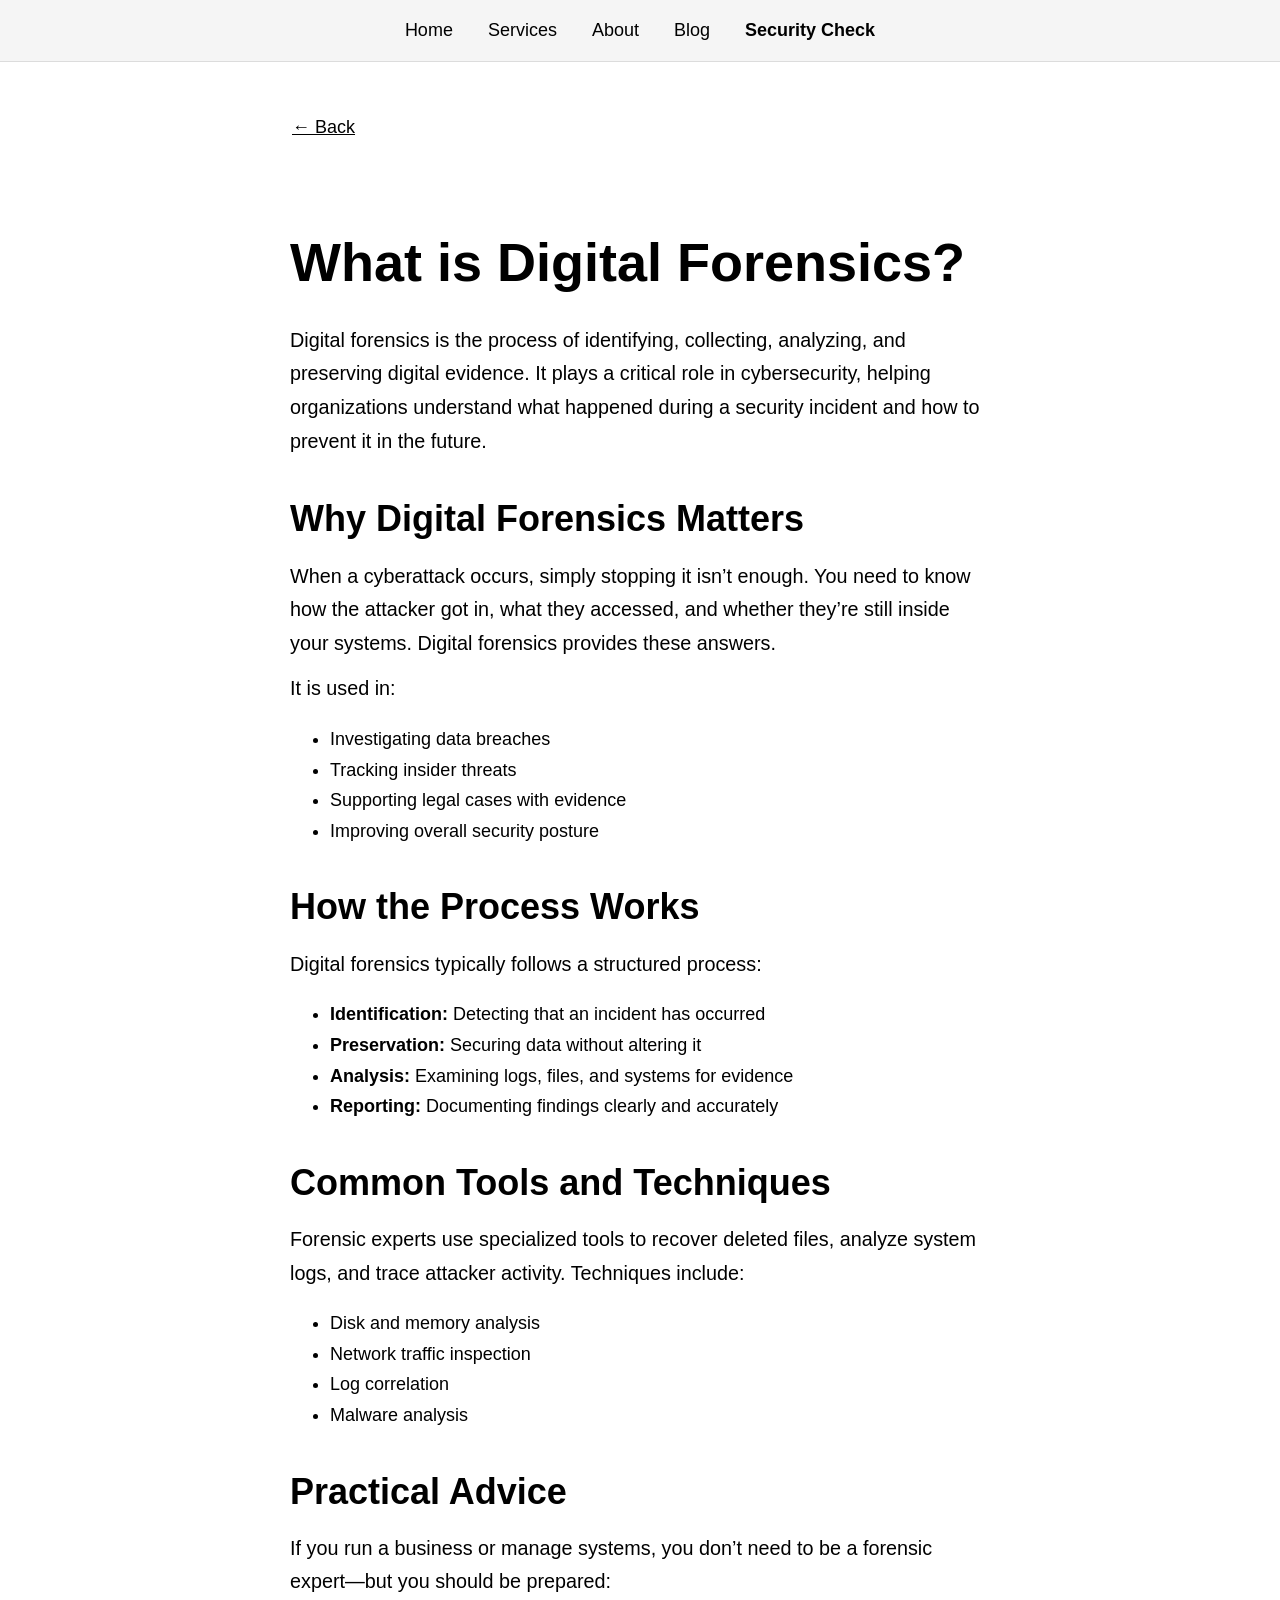
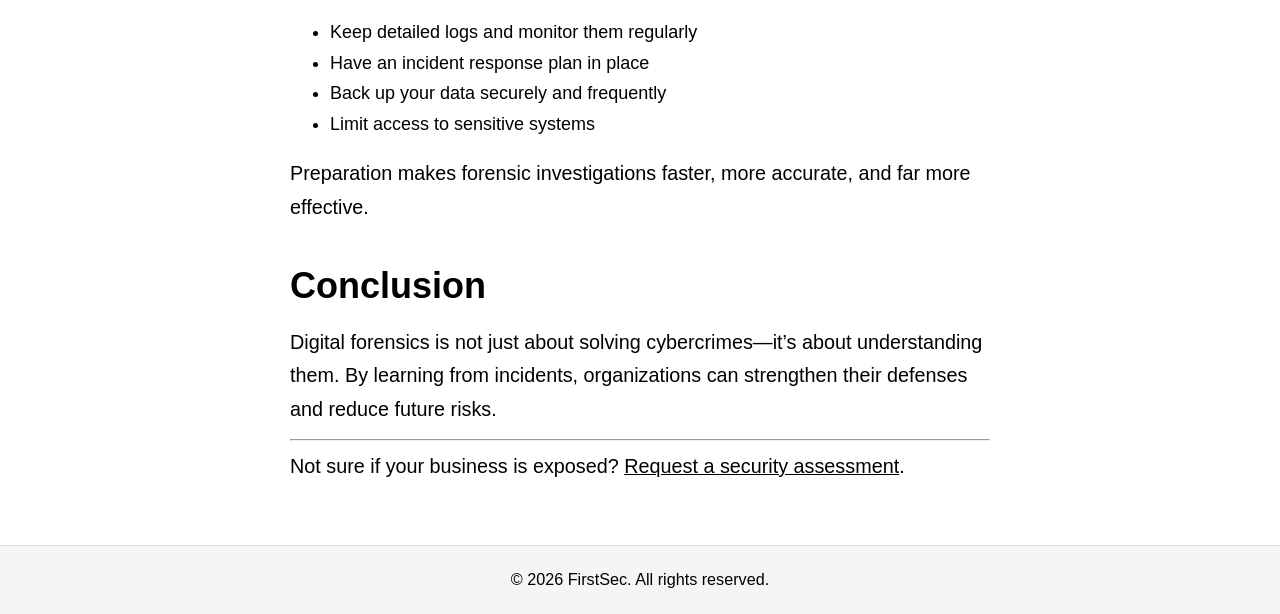
<file: blog/forensics.html>
<!DOCTYPE html>
<html lang="en">

<head>
  <meta charset="UTF-8">
  <meta name="viewport" content="width=device-width, initial-scale=1.0">
  <title>What is Forensics? | FirstSec</title>
  <meta name="description" content="What digital forensics is, how it works, and why it’s essential for investigating cyber incidents and preventing future attacks.">
  <script async src="https://www.googletagmanager.com/gtag/js?id=G-D3HH5Q3XYY"></script>
  <script>
    window.dataLayer = window.dataLayer || [];
    function gtag(){dataLayer.push(arguments);}
    gtag('js', new Date());

    gtag('config', 'G-D3HH5Q3XYY');
  </script>
  <link rel="stylesheet" href="../s.css">
</head>

<body>

  <div id="header"></div>

  <main class="blog-post">

    <article>

      <!-- Back -->
      <a href="index.html" class="back-link">← Back</a>

      <!-- Title -->
      <h1>What is Digital Forensics?</h1>

      <!-- Content -->
      <p>
        Digital forensics is the process of identifying, collecting, analyzing, and preserving digital evidence. It plays a critical role in cybersecurity, helping organizations understand what happened during a security incident and how to prevent it in the future.
      </p>

      <h2>Why Digital Forensics Matters</h2>
      <p>
        When a cyberattack occurs, simply stopping it isn’t enough. You need to know how the attacker got in, what they accessed, and whether they’re still inside your systems. Digital forensics provides these answers.
      </p>
      <p>
        It is used in:
        <ul>
          <li>Investigating data breaches</li>
          <li>Tracking insider threats</li>
          <li>Supporting legal cases with evidence</li>
          <li>Improving overall security posture</li>
        </ul>
      </p>

      <h2>How the Process Works</h2>
      <p>
        Digital forensics typically follows a structured process:
      </p>
      <ul>
        <li><strong>Identification:</strong> Detecting that an incident has occurred</li>
        <li><strong>Preservation:</strong> Securing data without altering it</li>
        <li><strong>Analysis:</strong> Examining logs, files, and systems for evidence</li>
        <li><strong>Reporting:</strong> Documenting findings clearly and accurately</li>
      </ul>

      <h2>Common Tools and Techniques</h2>
      <p>
        Forensic experts use specialized tools to recover deleted files, analyze system logs, and trace attacker activity. Techniques include:
      </p>
      <ul>
        <li>Disk and memory analysis</li>
        <li>Network traffic inspection</li>
        <li>Log correlation</li>
        <li>Malware analysis</li>
      </ul>

      <h2>Practical Advice</h2>
      <p>
        If you run a business or manage systems, you don’t need to be a forensic expert—but you should be prepared:
      </p>
      <ul>
        <li>Keep detailed logs and monitor them regularly</li>
        <li>Have an incident response plan in place</li>
        <li>Back up your data securely and frequently</li>
        <li>Limit access to sensitive systems</li>
      </ul>

      <p>
        Preparation makes forensic investigations faster, more accurate, and far more effective.
      </p>

      <h2>Conclusion</h2>
      <p>
        Digital forensics is not just about solving cybercrimes—it’s about understanding them. By learning from incidents, organizations can strengthen their defenses and reduce future risks.
      </p>

      <!-- Optional CTA -->
      <hr>
      <p>
        Not sure if your business is exposed?
        <a href="../index.html#check-your-security">Request a security assessment</a>.
      </p>

    </article>

  </main>

  <div id="footer"></div>

  <script>
    fetch("../header.html")
      .then(res => res.text())
      .then(data => document.getElementById("header").innerHTML = data);

    fetch("../footer.html")
      .then(res => res.text())
      .then(data => document.getElementById("footer").innerHTML = data);
  </script>

</body>

</html>
</file>
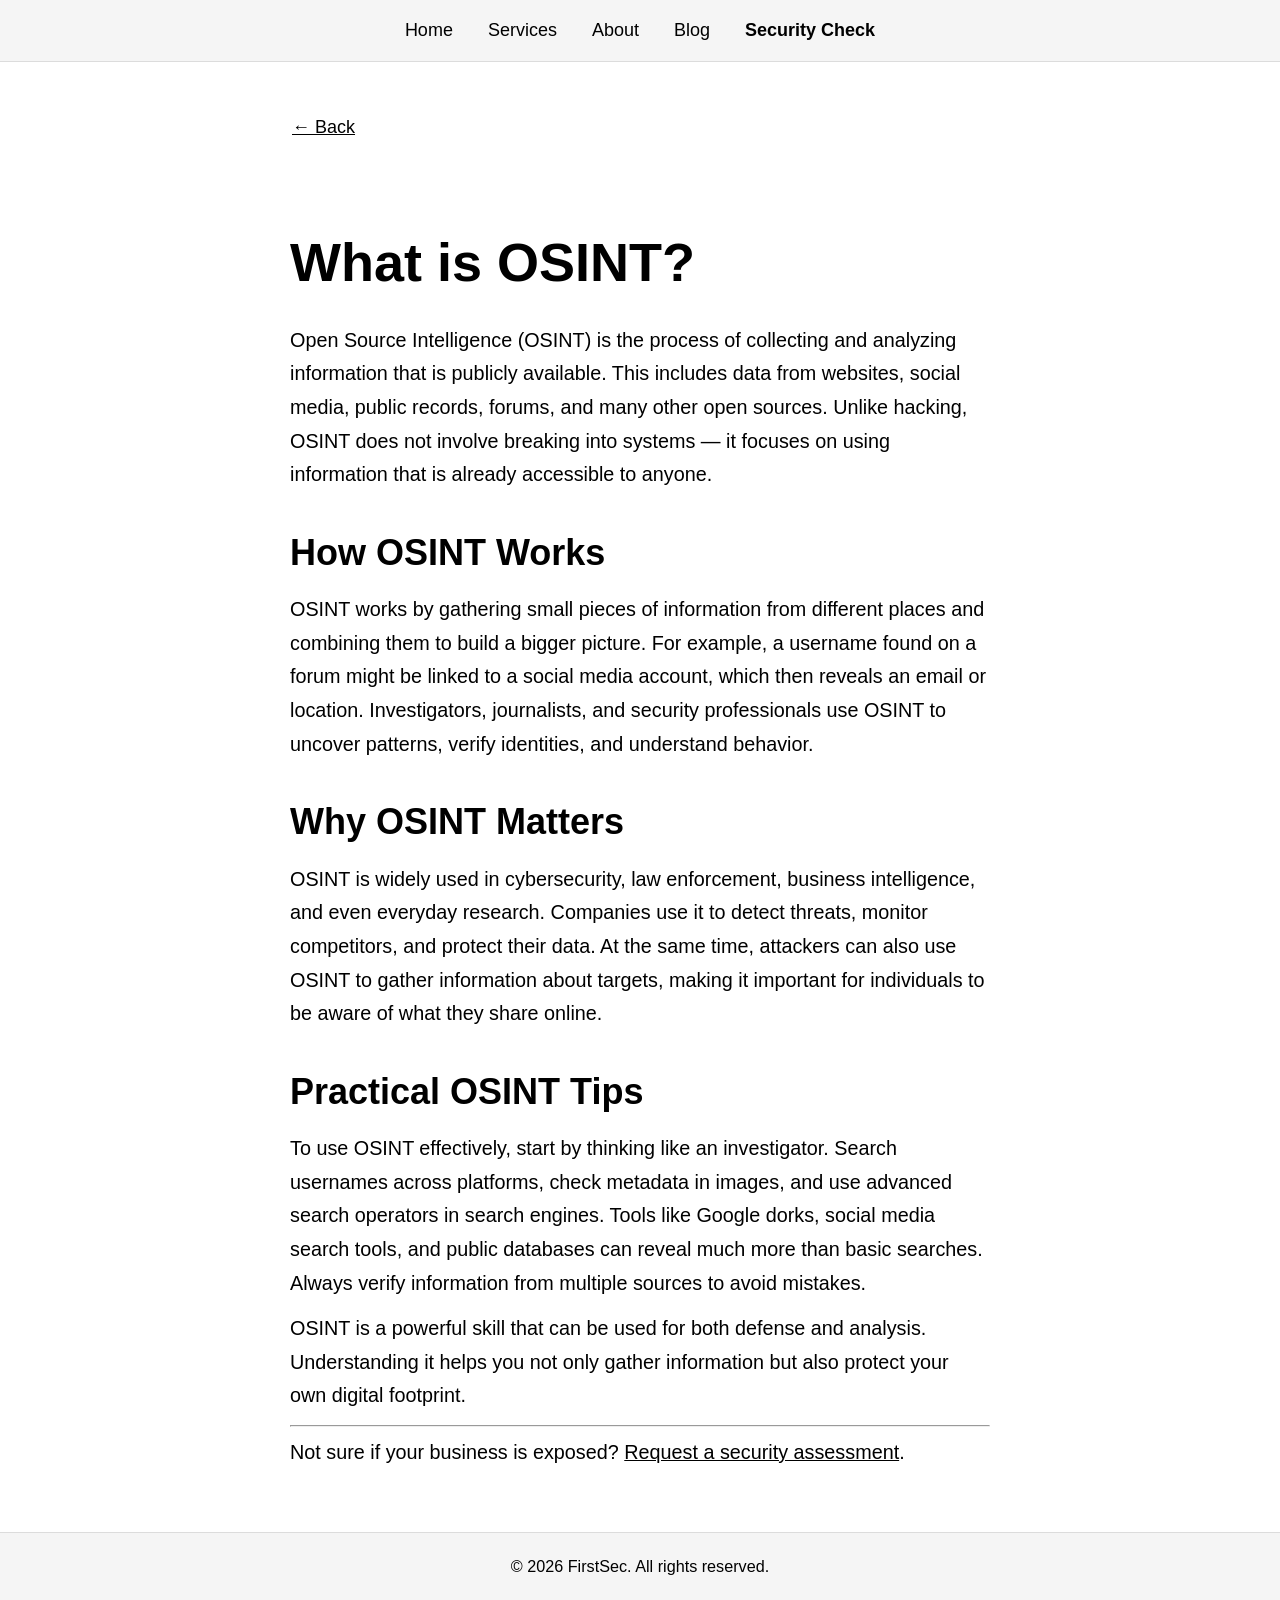
<file: blog/osint.html>
<!DOCTYPE html>
<html lang="en">

<head>
  <meta charset="UTF-8">
  <meta name="viewport" content="width=device-width, initial-scale=1.0">
  <title>What is OSINT? | FirstSec</title>
  <meta name="description" content="What OSINT is, how open source intelligence works, and how publicly available data can be used in cybersecurity and investigations.">
  <script async src="https://www.googletagmanager.com/gtag/js?id=G-D3HH5Q3XYY"></script>
  <script>
    window.dataLayer = window.dataLayer || [];
    function gtag(){dataLayer.push(arguments);}
    gtag('js', new Date());

    gtag('config', 'G-D3HH5Q3XYY');
  </script>
  <link rel="stylesheet" href="../s.css">
</head>

<body>

  <div id="header"></div>

  <main class="blog-post">

    <article>

      <!-- Back -->
      <a href="index.html" class="back-link">← Back</a>

      <!-- Title -->
      <h1>What is OSINT?</h1>

      <!-- Content -->
      <p>
        Open Source Intelligence (OSINT) is the process of collecting and analyzing information that is publicly available. This includes data from websites, social media, public records, forums, and many other open sources. Unlike hacking, OSINT does not involve breaking into systems — it focuses on using information that is already accessible to anyone.
      </p>

      <h2>How OSINT Works</h2>
      <p>
        OSINT works by gathering small pieces of information from different places and combining them to build a bigger picture. For example, a username found on a forum might be linked to a social media account, which then reveals an email or location. Investigators, journalists, and security professionals use OSINT to uncover patterns, verify identities, and understand behavior.
      </p>

      <h2>Why OSINT Matters</h2>
      <p>
        OSINT is widely used in cybersecurity, law enforcement, business intelligence, and even everyday research. Companies use it to detect threats, monitor competitors, and protect their data. At the same time, attackers can also use OSINT to gather information about targets, making it important for individuals to be aware of what they share online.
      </p>

      <h2>Practical OSINT Tips</h2>
      <p>
        To use OSINT effectively, start by thinking like an investigator. Search usernames across platforms, check metadata in images, and use advanced search operators in search engines. Tools like Google dorks, social media search tools, and public databases can reveal much more than basic searches. Always verify information from multiple sources to avoid mistakes.
      </p>

      <p>
        OSINT is a powerful skill that can be used for both defense and analysis. Understanding it helps you not only gather information but also protect your own digital footprint.
      </p>

      <!-- Optional CTA -->
      <hr>
      <p>
        Not sure if your business is exposed?
        <a href="../index.html#check-your-security">Request a security assessment</a>.
      </p>

    </article>

  </main>

  <div id="footer"></div>

  <script>
    fetch("../header.html")
      .then(res => res.text())
      .then(data => document.getElementById("header").innerHTML = data);

    fetch("../footer.html")
      .then(res => res.text())
      .then(data => document.getElementById("footer").innerHTML = data);
  </script>

</body>

</html>
</file>
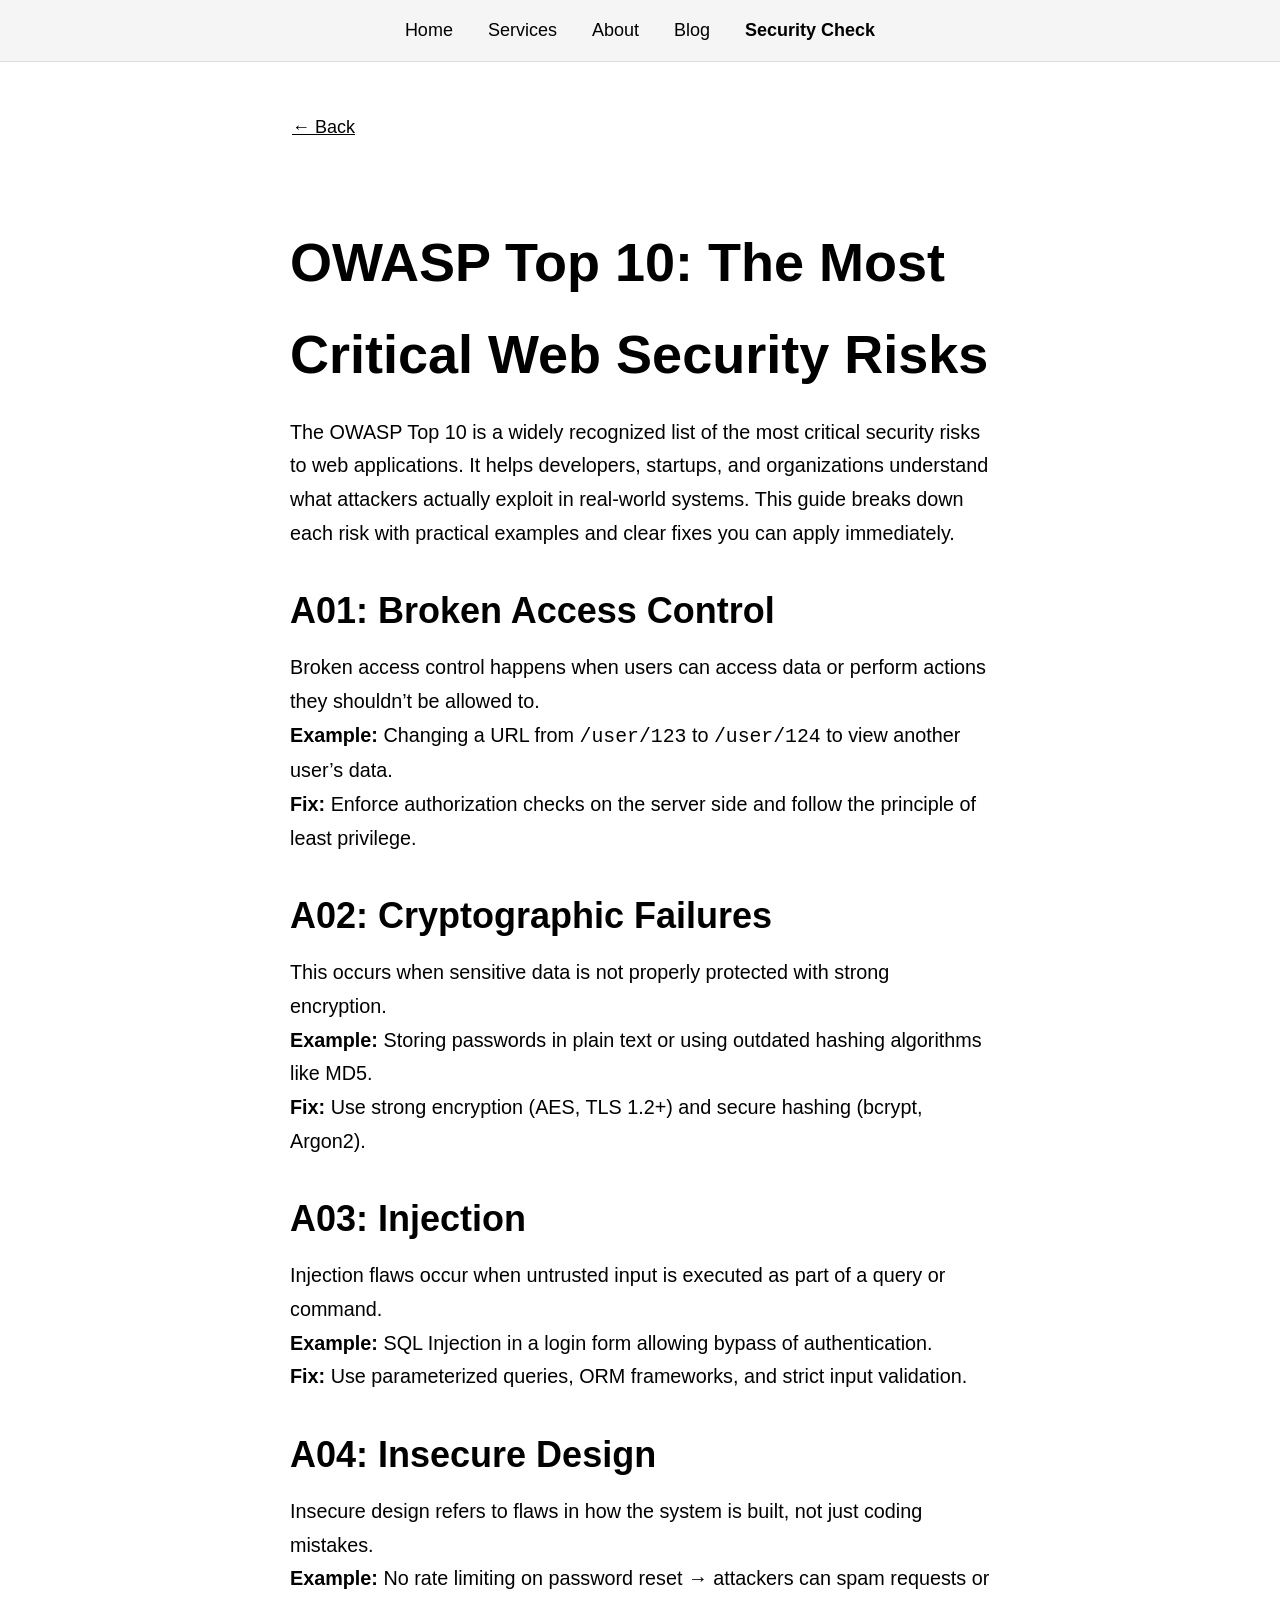
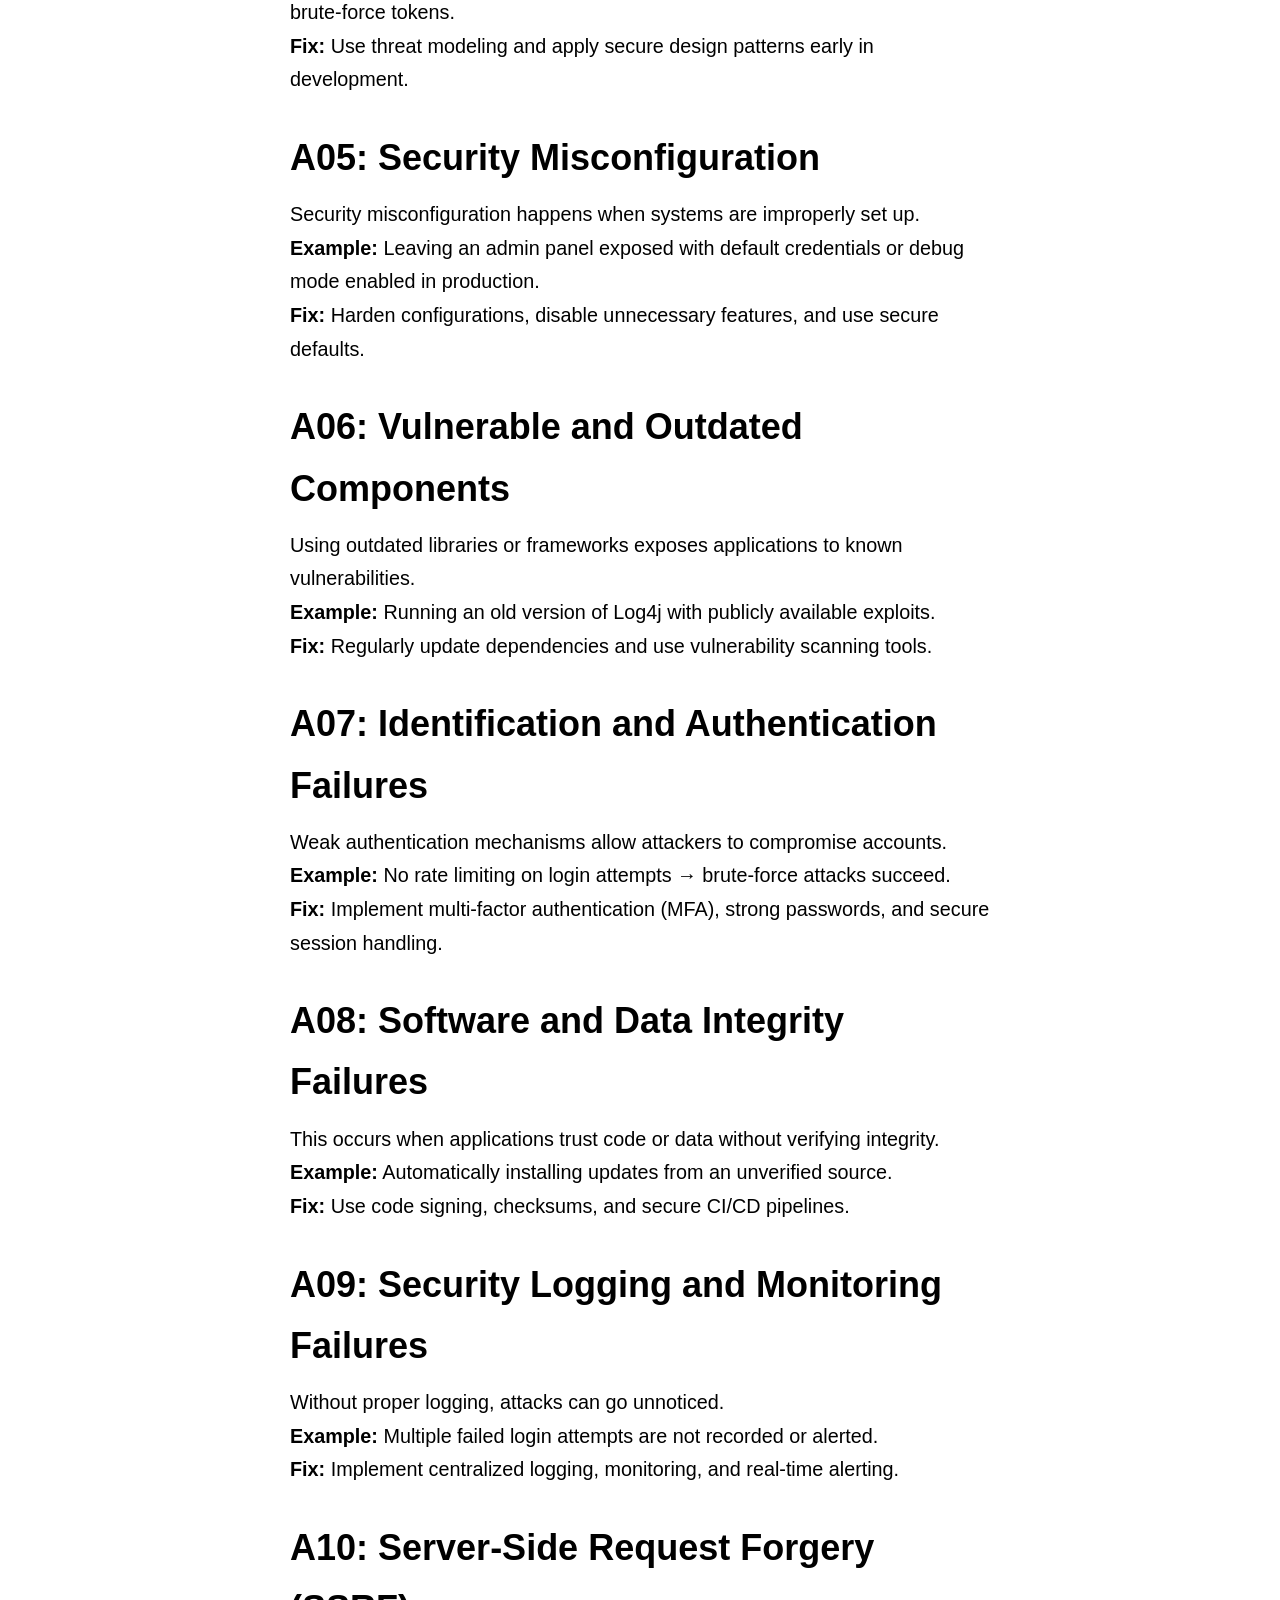
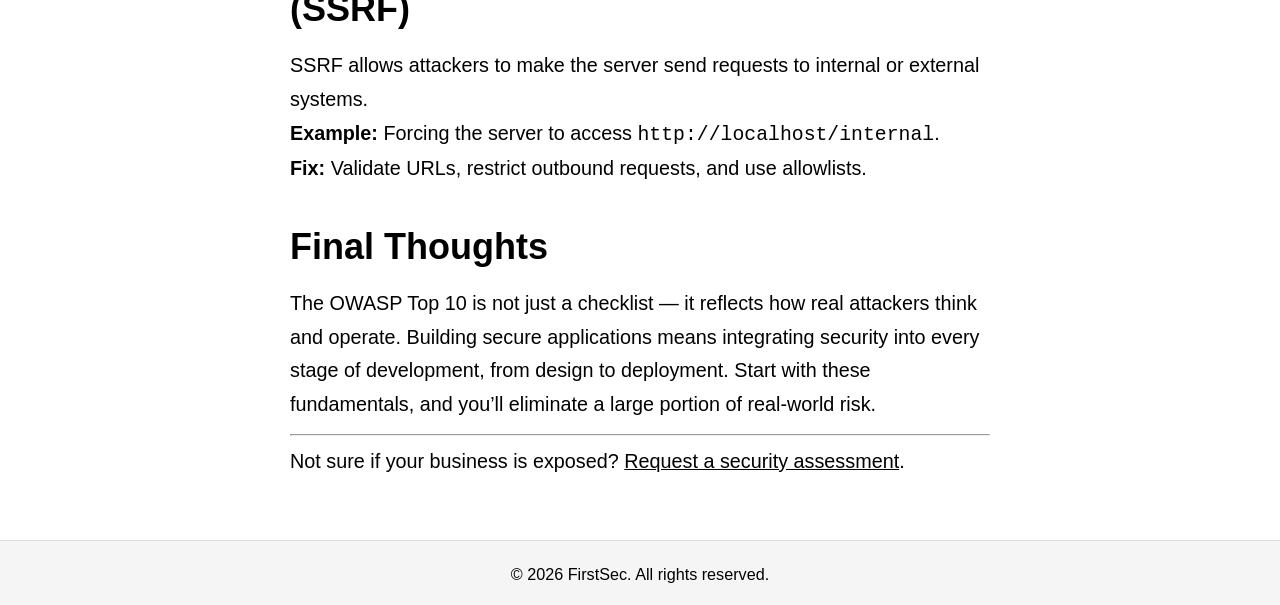
<file: blog/owasp-top-10.html>
<!DOCTYPE html>
<html lang="en">

<head>
  <meta charset="UTF-8">
  <meta name="viewport" content="width=device-width, initial-scale=1.0">
  <title>OWASP Top 10 Explained | FirstSec</title>
  <meta name="description" content="A practical breakdown of the OWASP Top 10 web security risks, with real examples and fixes to help you secure your applications.">
  <script async src="https://www.googletagmanager.com/gtag/js?id=G-D3HH5Q3XYY"></script>
  <script>
    window.dataLayer = window.dataLayer || [];
    function gtag(){dataLayer.push(arguments);}
    gtag('js', new Date());

    gtag('config', 'G-D3HH5Q3XYY');
  </script>
  <link rel="stylesheet" href="../s.css">
</head>

<body>

  <div id="header"></div>

  <main class="blog-post">

    <article>

      <!-- Back -->
      <a href="index.html" class="back-link">← Back</a>

      <!-- Title -->
      <h1>OWASP Top 10: The Most Critical Web Security Risks</h1>

      <!-- Introduction -->
      <p>
        The OWASP Top 10 is a widely recognized list of the most critical security risks to web applications.
        It helps developers, startups, and organizations understand what attackers actually exploit in real-world systems.
        This guide breaks down each risk with practical examples and clear fixes you can apply immediately.
      </p>

      <!-- A01 -->
      <h2 id="A01">A01: Broken Access Control</h2>
      <p>
        Broken access control happens when users can access data or perform actions they shouldn’t be allowed to.
        <br><strong>Example:</strong> Changing a URL from <code>/user/123</code> to <code>/user/124</code> to view another user’s data.
        <br><strong>Fix:</strong> Enforce authorization checks on the server side and follow the principle of least privilege.
      </p>

      <!-- A02 -->
      <h2 id="A02">A02: Cryptographic Failures</h2>
      <p>
        This occurs when sensitive data is not properly protected with strong encryption.
        <br><strong>Example:</strong> Storing passwords in plain text or using outdated hashing algorithms like MD5.
        <br><strong>Fix:</strong> Use strong encryption (AES, TLS 1.2+) and secure hashing (bcrypt, Argon2).
      </p>

      <!-- A03 -->
      <h2 id="A03">A03: Injection</h2>
      <p>
        Injection flaws occur when untrusted input is executed as part of a query or command.
        <br><strong>Example:</strong> SQL Injection in a login form allowing bypass of authentication.
        <br><strong>Fix:</strong> Use parameterized queries, ORM frameworks, and strict input validation.
      </p>

      <!-- A04 -->
      <h2 id="A04">A04: Insecure Design</h2>
      <p>
        Insecure design refers to flaws in how the system is built, not just coding mistakes.
        <br><strong>Example:</strong> No rate limiting on password reset → attackers can spam requests or brute-force tokens.
        <br><strong>Fix:</strong> Use threat modeling and apply secure design patterns early in development.
      </p>

      <!-- A05 -->
      <h2 id="A05">A05: Security Misconfiguration</h2>
      <p>
        Security misconfiguration happens when systems are improperly set up.
        <br><strong>Example:</strong> Leaving an admin panel exposed with default credentials or debug mode enabled in production.
        <br><strong>Fix:</strong> Harden configurations, disable unnecessary features, and use secure defaults.
      </p>

      <!-- A06 -->
      <h2 id="A06">A06: Vulnerable and Outdated Components</h2>
      <p>
        Using outdated libraries or frameworks exposes applications to known vulnerabilities.
        <br><strong>Example:</strong> Running an old version of Log4j with publicly available exploits.
        <br><strong>Fix:</strong> Regularly update dependencies and use vulnerability scanning tools.
      </p>

      <!-- A07 -->
      <h2 id="A07">A07: Identification and Authentication Failures</h2>
      <p>
        Weak authentication mechanisms allow attackers to compromise accounts.
        <br><strong>Example:</strong> No rate limiting on login attempts → brute-force attacks succeed.
        <br><strong>Fix:</strong> Implement multi-factor authentication (MFA), strong passwords, and secure session handling.
      </p>

      <!-- A08 -->
      <h2 id="A08">A08: Software and Data Integrity Failures</h2>
      <p>
        This occurs when applications trust code or data without verifying integrity.
        <br><strong>Example:</strong> Automatically installing updates from an unverified source.
        <br><strong>Fix:</strong> Use code signing, checksums, and secure CI/CD pipelines.
      </p>

      <!-- A09 -->
      <h2 id="A09">A09: Security Logging and Monitoring Failures</h2>
      <p>
        Without proper logging, attacks can go unnoticed.
        <br><strong>Example:</strong> Multiple failed login attempts are not recorded or alerted.
        <br><strong>Fix:</strong> Implement centralized logging, monitoring, and real-time alerting.
      </p>

      <!-- A10 -->
      <h2 id="A10">A10: Server-Side Request Forgery (SSRF)</h2>
      <p>
        SSRF allows attackers to make the server send requests to internal or external systems.
        <br><strong>Example:</strong> Forcing the server to access <code>http://localhost/internal</code>.
        <br><strong>Fix:</strong> Validate URLs, restrict outbound requests, and use allowlists.
      </p>

      <!-- Conclusion -->
      <h2 id="conclusion">Final Thoughts</h2>
      <p>
        The OWASP Top 10 is not just a checklist — it reflects how real attackers think and operate.
        Building secure applications means integrating security into every stage of development,
        from design to deployment. Start with these fundamentals, and you’ll eliminate a large
        portion of real-world risk.
      </p>

      <!-- CTA -->
      <hr>
      <p>
        Not sure if your business is exposed?
        <a href="../index.html#check-your-security">Request a security assessment</a>.
      </p>

    </article>

  </main>

  <div id="footer"></div>

  <script>
    fetch("../header.html")
      .then(res => res.text())
      .then(data => document.getElementById("header").innerHTML = data);

    fetch("../footer.html")
      .then(res => res.text())
      .then(data => document.getElementById("footer").innerHTML = data);
  </script>

</body>

</html>
</file>
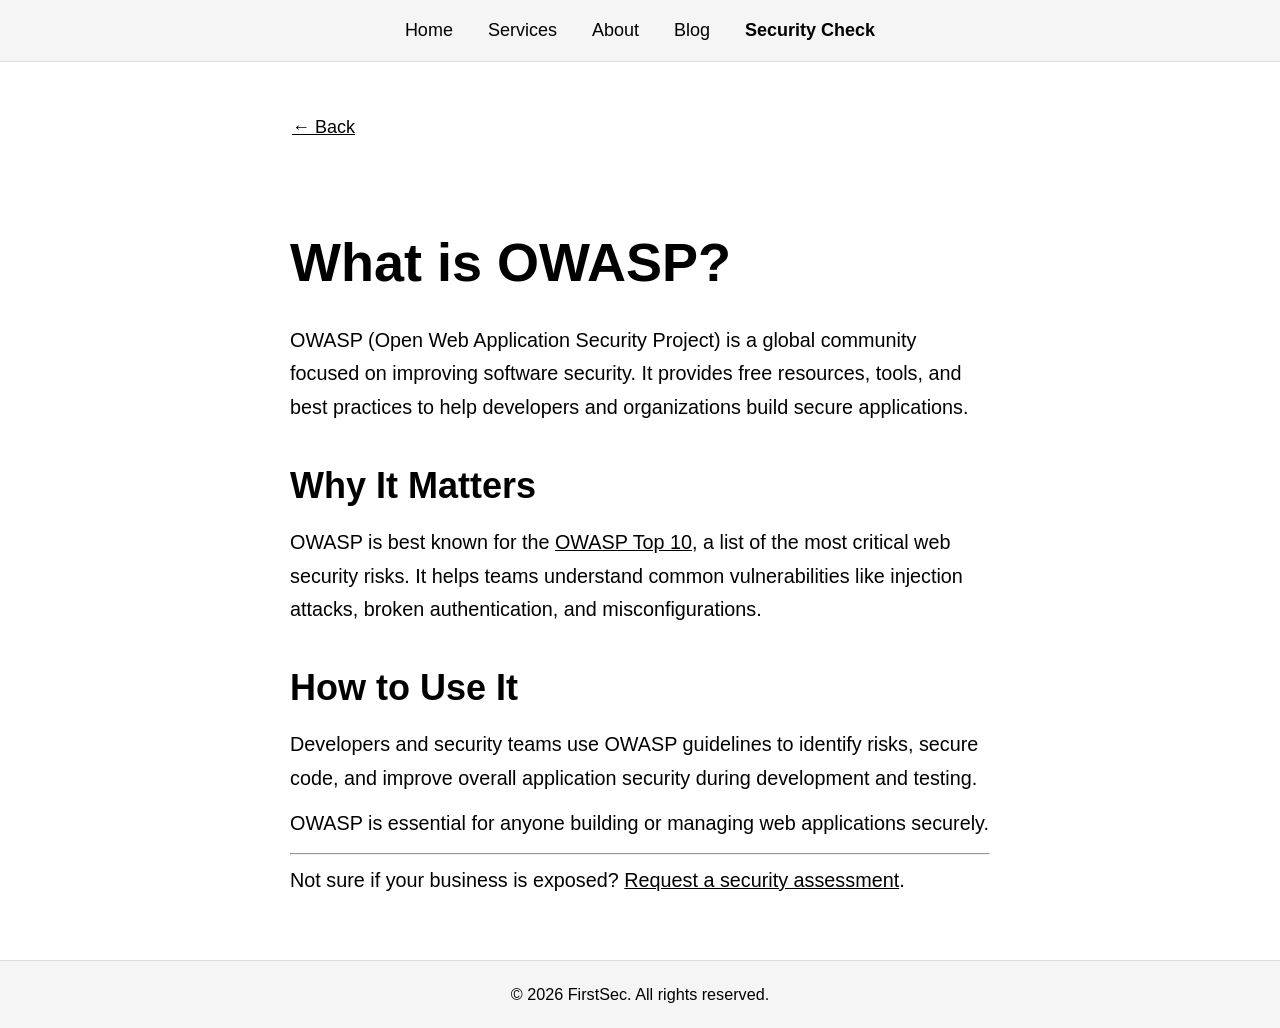
<file: blog/owasp.html>
<!DOCTYPE html>
<html lang="en">

<head>
  <meta charset="UTF-8">
  <meta name="viewport" content="width=device-width, initial-scale=1.0">
  <title>What is OWASP? | FirstSec</title>
  <meta name="description" content="What OWASP is, why it matters in cybersecurity, and how its resources help developers build more secure web applications.">
  <script async src="https://www.googletagmanager.com/gtag/js?id=G-D3HH5Q3XYY"></script>
  <script>
    window.dataLayer = window.dataLayer || [];
    function gtag(){dataLayer.push(arguments);}
    gtag('js', new Date());

    gtag('config', 'G-D3HH5Q3XYY');
  </script>
  <link rel="stylesheet" href="../s.css">
</head>

<body>

  <div id="header"></div>

  <main class="blog-post">

    <article>

      <!-- Back -->
      <a href="index.html" class="back-link">← Back</a>

      <!-- Title -->
      <h1>What is OWASP?</h1>

      <!-- Content -->
      <p>
        OWASP (Open Web Application Security Project) is a global community focused on improving software security. It provides free resources, tools, and best practices to help developers and organizations build secure applications.
      </p>

      <h2>Why It Matters</h2>
      <p>
        OWASP is best known for the <a href="owasp-top-10.html">OWASP Top 10</a>, a list of the most critical web security risks. It helps teams understand common vulnerabilities like injection attacks, broken authentication, and misconfigurations.
      </p>

      <h2>How to Use It</h2>
      <p>
        Developers and security teams use OWASP guidelines to identify risks, secure code, and improve overall application security during development and testing.
      </p>

      <p>
        OWASP is essential for anyone building or managing web applications securely.
      </p>

      <!-- Optional CTA -->
      <hr>
      <p>
        Not sure if your business is exposed?
        <a href="../index.html#check-your-security">Request a security assessment</a>.
      </p>

    </article>

  </main>

  <div id="footer"></div>

  <script>
    fetch("../header.html")
      .then(res => res.text())
      .then(data => document.getElementById("header").innerHTML = data);

    fetch("../footer.html")
      .then(res => res.text())
      .then(data => document.getElementById("footer").innerHTML = data);
  </script>

</body>

</html>
</file>
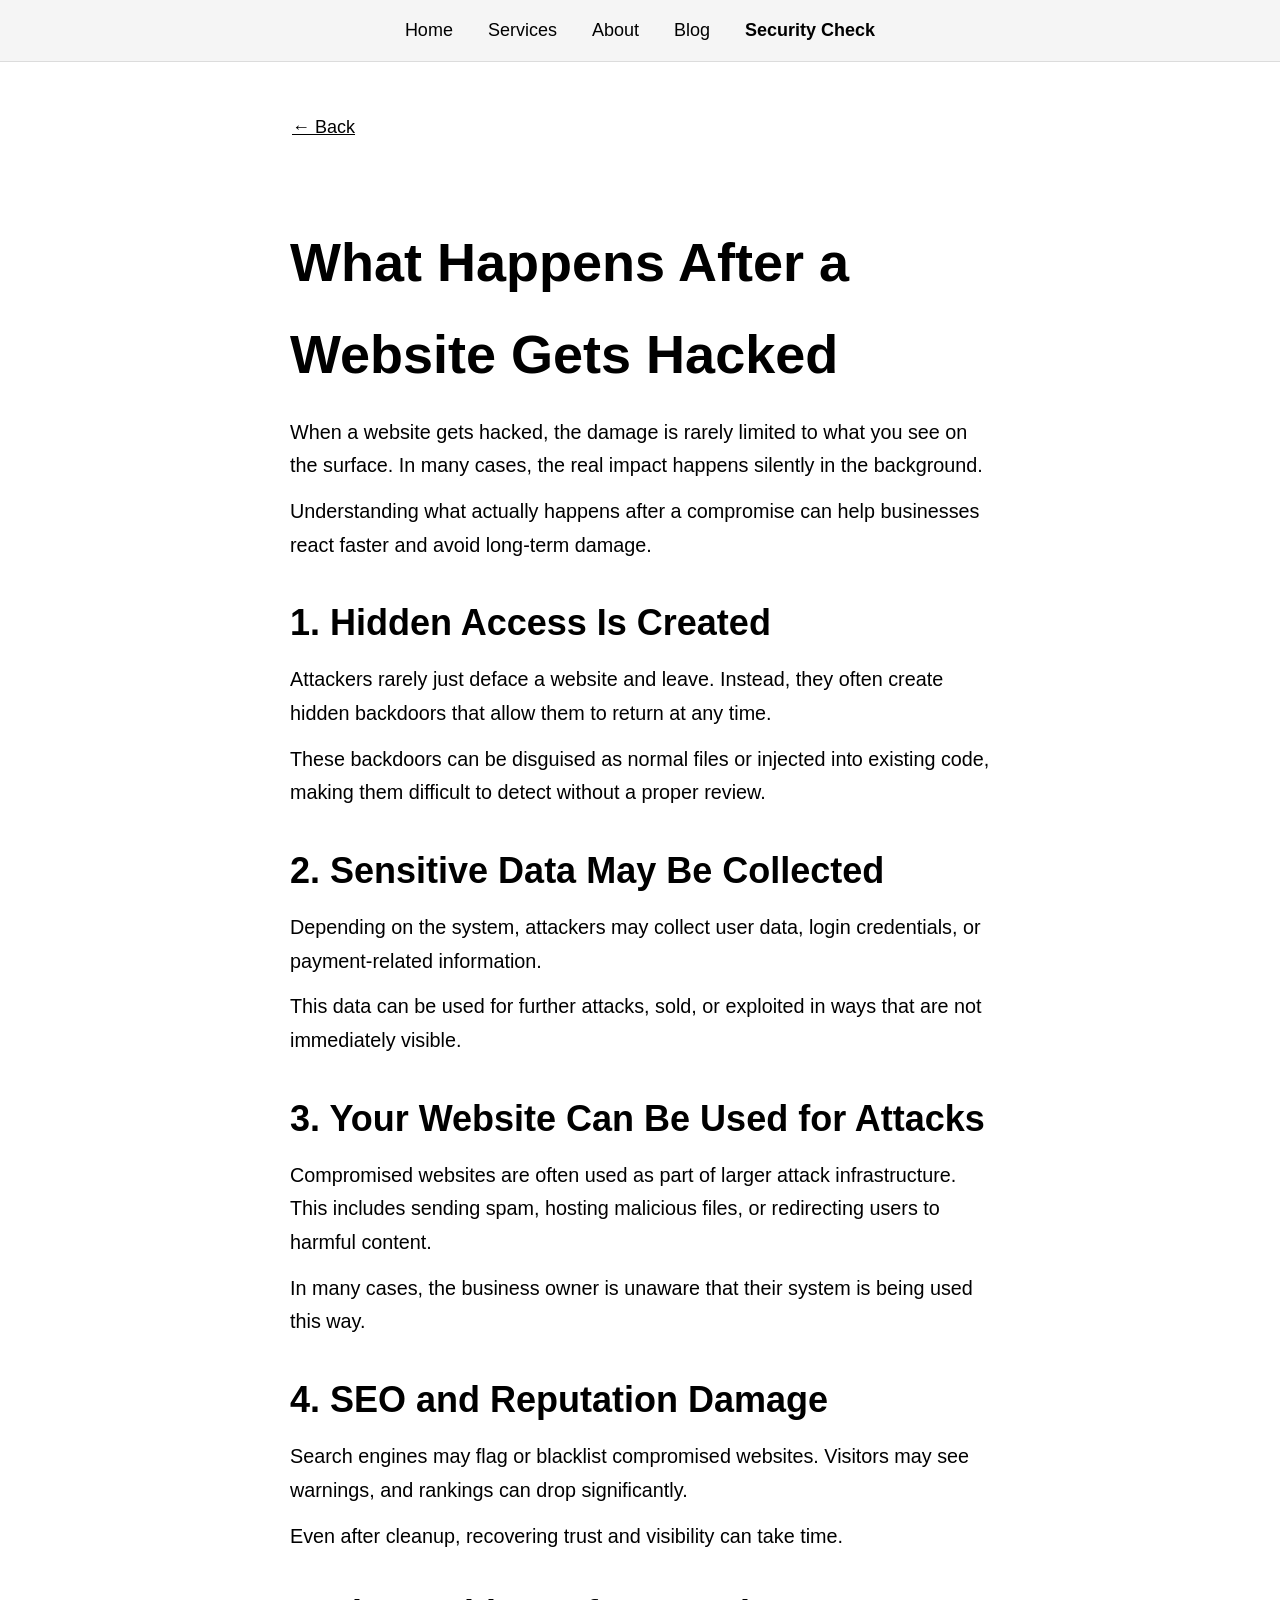
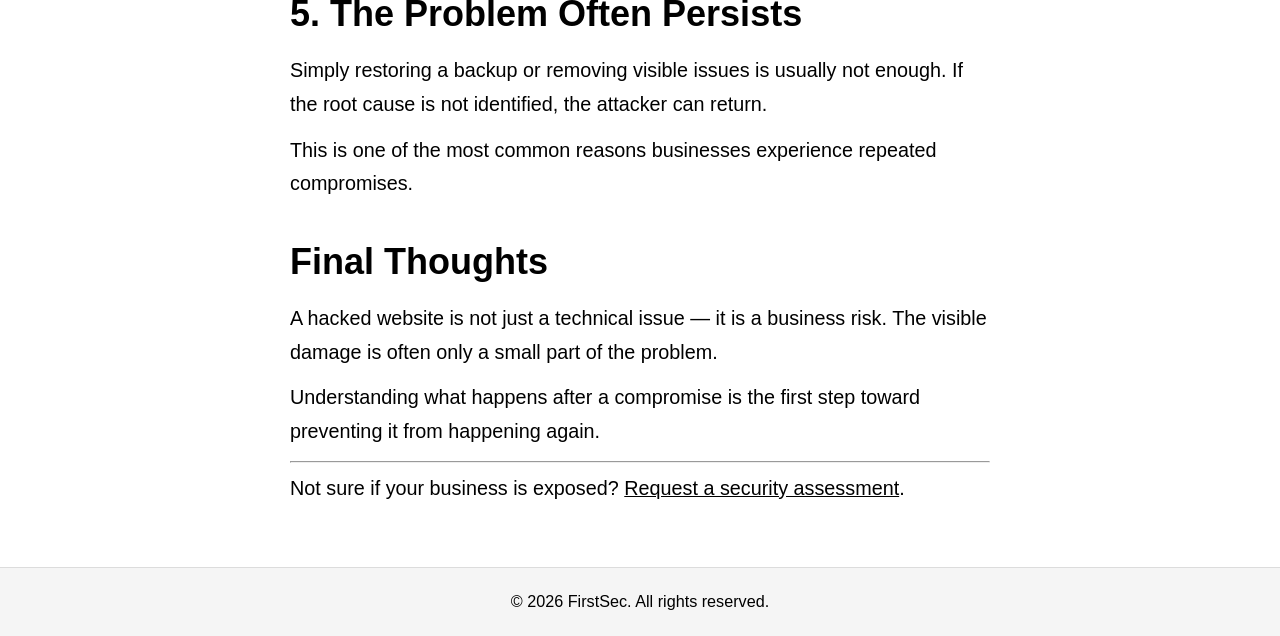
<file: blog/what-happens-after-a-website-gets-hacked.html>
<!DOCTYPE html>
<html lang="en">

<head>
  <meta charset="UTF-8">
  <meta name="viewport" content="width=device-width, initial-scale=1.0">
  <title>What Happens After a Website Gets Hacked | FirstSec</title>
  <meta name="description" content="What really happens after a website gets hacked, from hidden backdoors to data theft, and why the damage often goes unnoticed.">
  <script async src="https://www.googletagmanager.com/gtag/js?id=G-D3HH5Q3XYY"></script>
  <script>
    window.dataLayer = window.dataLayer || [];
    function gtag() { dataLayer.push(arguments); }
    gtag('js', new Date());

    gtag('config', 'G-D3HH5Q3XYY');
  </script>
  <link rel="stylesheet" href="../s.css">
</head>

<body>

  <div id="header"></div>

  <main class="blog-post">

    <article>

      <!-- Back -->
      <a href="index.html" class="back-link">← Back</a>

      <!-- Title -->
      <h1>What Happens After a Website Gets Hacked</h1>
      
      <!-- Content -->
      <p>
        When a website gets hacked, the damage is rarely limited to what you see on the surface. In many cases, the real impact happens silently in the background.
      </p>

      <p>
        Understanding what actually happens after a compromise can help businesses react faster and avoid long-term damage.
      </p>

      <h2>1. Hidden Access Is Created</h2>
      <p>
        Attackers rarely just deface a website and leave. Instead, they often create hidden backdoors that allow them to return at any time.
      </p>

      <p>
        These backdoors can be disguised as normal files or injected into existing code, making them difficult to detect without a proper review.
      </p>

      <h2>2. Sensitive Data May Be Collected</h2>
      <p>
        Depending on the system, attackers may collect user data, login credentials, or payment-related information.
      </p>

      <p>
        This data can be used for further attacks, sold, or exploited in ways that are not immediately visible.
      </p>

      <h2>3. Your Website Can Be Used for Attacks</h2>
      <p>
        Compromised websites are often used as part of larger attack infrastructure. This includes sending spam, hosting malicious files, or redirecting users to harmful content.
      </p>

      <p>
        In many cases, the business owner is unaware that their system is being used this way.
      </p>

      <h2>4. SEO and Reputation Damage</h2>
      <p>
        Search engines may flag or blacklist compromised websites. Visitors may see warnings, and rankings can drop significantly.
      </p>

      <p>
        Even after cleanup, recovering trust and visibility can take time.
      </p>

      <h2>5. The Problem Often Persists</h2>
      <p>
        Simply restoring a backup or removing visible issues is usually not enough. If the root cause is not identified, the attacker can return.
      </p>

      <p>
        This is one of the most common reasons businesses experience repeated compromises.
      </p>

      <h2>Final Thoughts</h2>
      <p>
        A hacked website is not just a technical issue — it is a business risk. The visible damage is often only a small part of the problem.
      </p>

      <p>
        Understanding what happens after a compromise is the first step toward preventing it from happening again.
      </p>

      <!-- Optional CTA -->
      <hr>
      <p>
        Not sure if your business is exposed?
        <a href="../index.html#check-your-security">Request a security assessment</a>.
      </p>

    </article>

  </main>

  <div id="footer"></div>

  <script>
    fetch("../header.html")
      .then(res => res.text())
      .then(data => document.getElementById("header").innerHTML = data);

    fetch("../footer.html")
      .then(res => res.text())
      .then(data => document.getElementById("footer").innerHTML = data);
  </script>

</body>

</html>
</file>
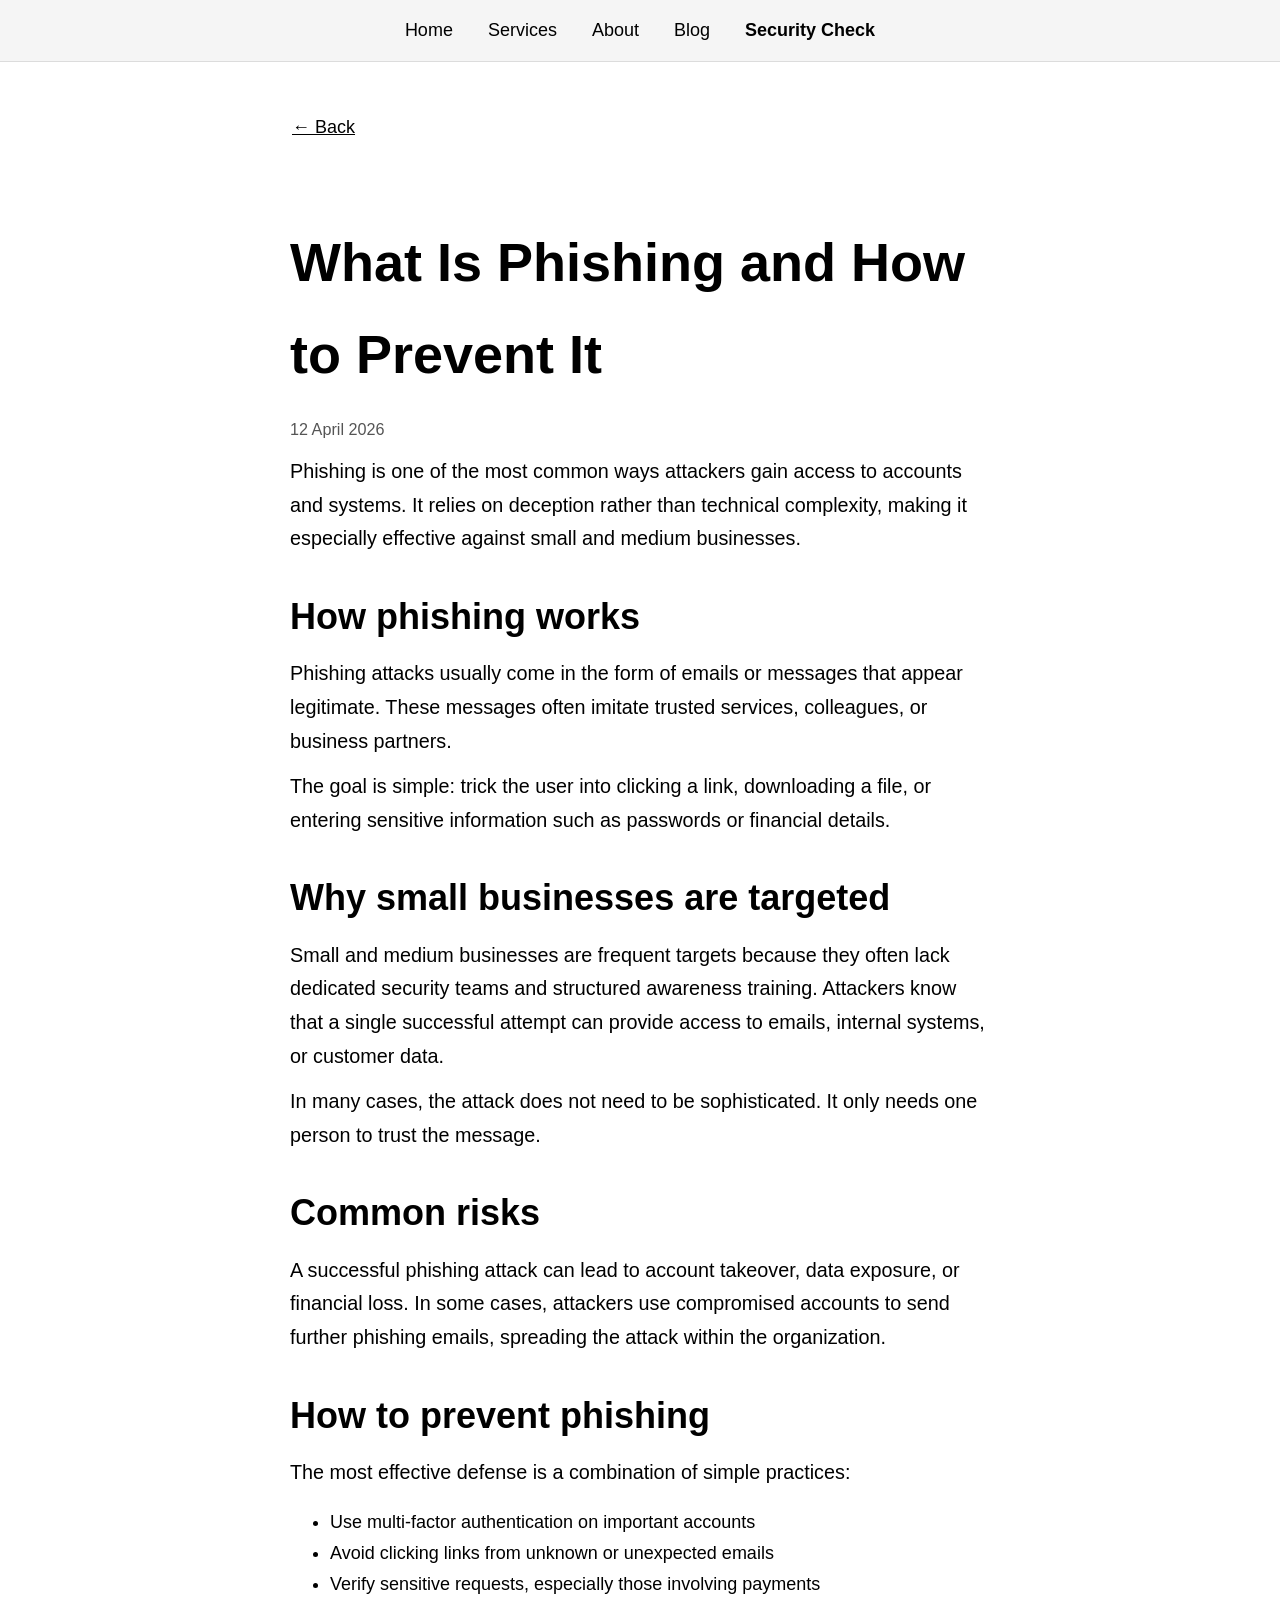
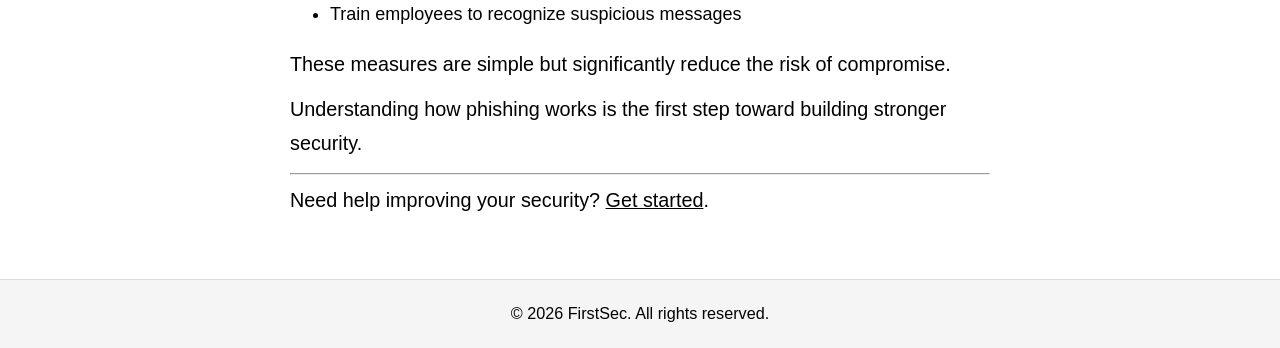
<file: blog/what-is-phishing-and-how-to-prevent-It.html>
<!DOCTYPE html>
<html lang="en">

<head>
  <meta charset="UTF-8">
  <meta name="viewport" content="width=device-width, initial-scale=1.0">
  <title>What Is Phishing and How to Prevent It | FirstSec</title>
  <script async src="https://www.googletagmanager.com/gtag/js?id=G-D3HH5Q3XYY"></script>
  <script>
    window.dataLayer = window.dataLayer || [];
    function gtag(){dataLayer.push(arguments);}
    gtag('js', new Date());

    gtag('config', 'G-D3HH5Q3XYY');
  </script>
  <link rel="stylesheet" href="../s.css">
</head>

<body>

  <div id="header"></div>

  <main class="blog-post">

    <article>

      <!-- Back -->
      <a href="index.html" class="back-link">← Back</a>

      <!-- Title -->
      <h1>What Is Phishing and How to Prevent It</h1>

      <!-- Meta -->
      <p class="meta">12 April 2026</p>

      <!-- Content -->
      <p>
        Phishing is one of the most common ways attackers gain access to accounts and systems. 
        It relies on deception rather than technical complexity, making it especially effective 
        against small and medium businesses.
      </p>

      <h2>How phishing works</h2>
      <p>
        Phishing attacks usually come in the form of emails or messages that appear legitimate. 
        These messages often imitate trusted services, colleagues, or business partners.
      </p>

      <p>
        The goal is simple: trick the user into clicking a link, downloading a file, or entering 
        sensitive information such as passwords or financial details.
      </p>

      <h2>Why small businesses are targeted</h2>
      <p>
        Small and medium businesses are frequent targets because they often lack dedicated security 
        teams and structured awareness training. Attackers know that a single successful attempt 
        can provide access to emails, internal systems, or customer data.
      </p>

      <p>
        In many cases, the attack does not need to be sophisticated. It only needs one person to 
        trust the message.
      </p>

      <h2>Common risks</h2>
      <p>
        A successful phishing attack can lead to account takeover, data exposure, or financial loss. 
        In some cases, attackers use compromised accounts to send further phishing emails, spreading 
        the attack within the organization.
      </p>

      <h2>How to prevent phishing</h2>
      <p>
        The most effective defense is a combination of simple practices:
      </p>

      <ul>
        <li>Use multi-factor authentication on important accounts</li>
        <li>Avoid clicking links from unknown or unexpected emails</li>
        <li>Verify sensitive requests, especially those involving payments</li>
        <li>Train employees to recognize suspicious messages</li>
      </ul>

      <p>
        These measures are simple but significantly reduce the risk of compromise.
      </p>

      <p>
        Understanding how phishing works is the first step toward building stronger security.
      </p>

      <!-- CTA -->
      <hr>
      <p>
        Need help improving your security? 
        <a href="../index.html#contact">Get started</a>.
      </p>

    </article>

  </main>

  <div id="footer"></div>

  <script>
    fetch("../header.html")
      .then(res => res.text())
      .then(data => document.getElementById("header").innerHTML = data);

    fetch("../footer.html")
      .then(res => res.text())
      .then(data => document.getElementById("footer").innerHTML = data);
  </script>

</body>

</html>
</file>
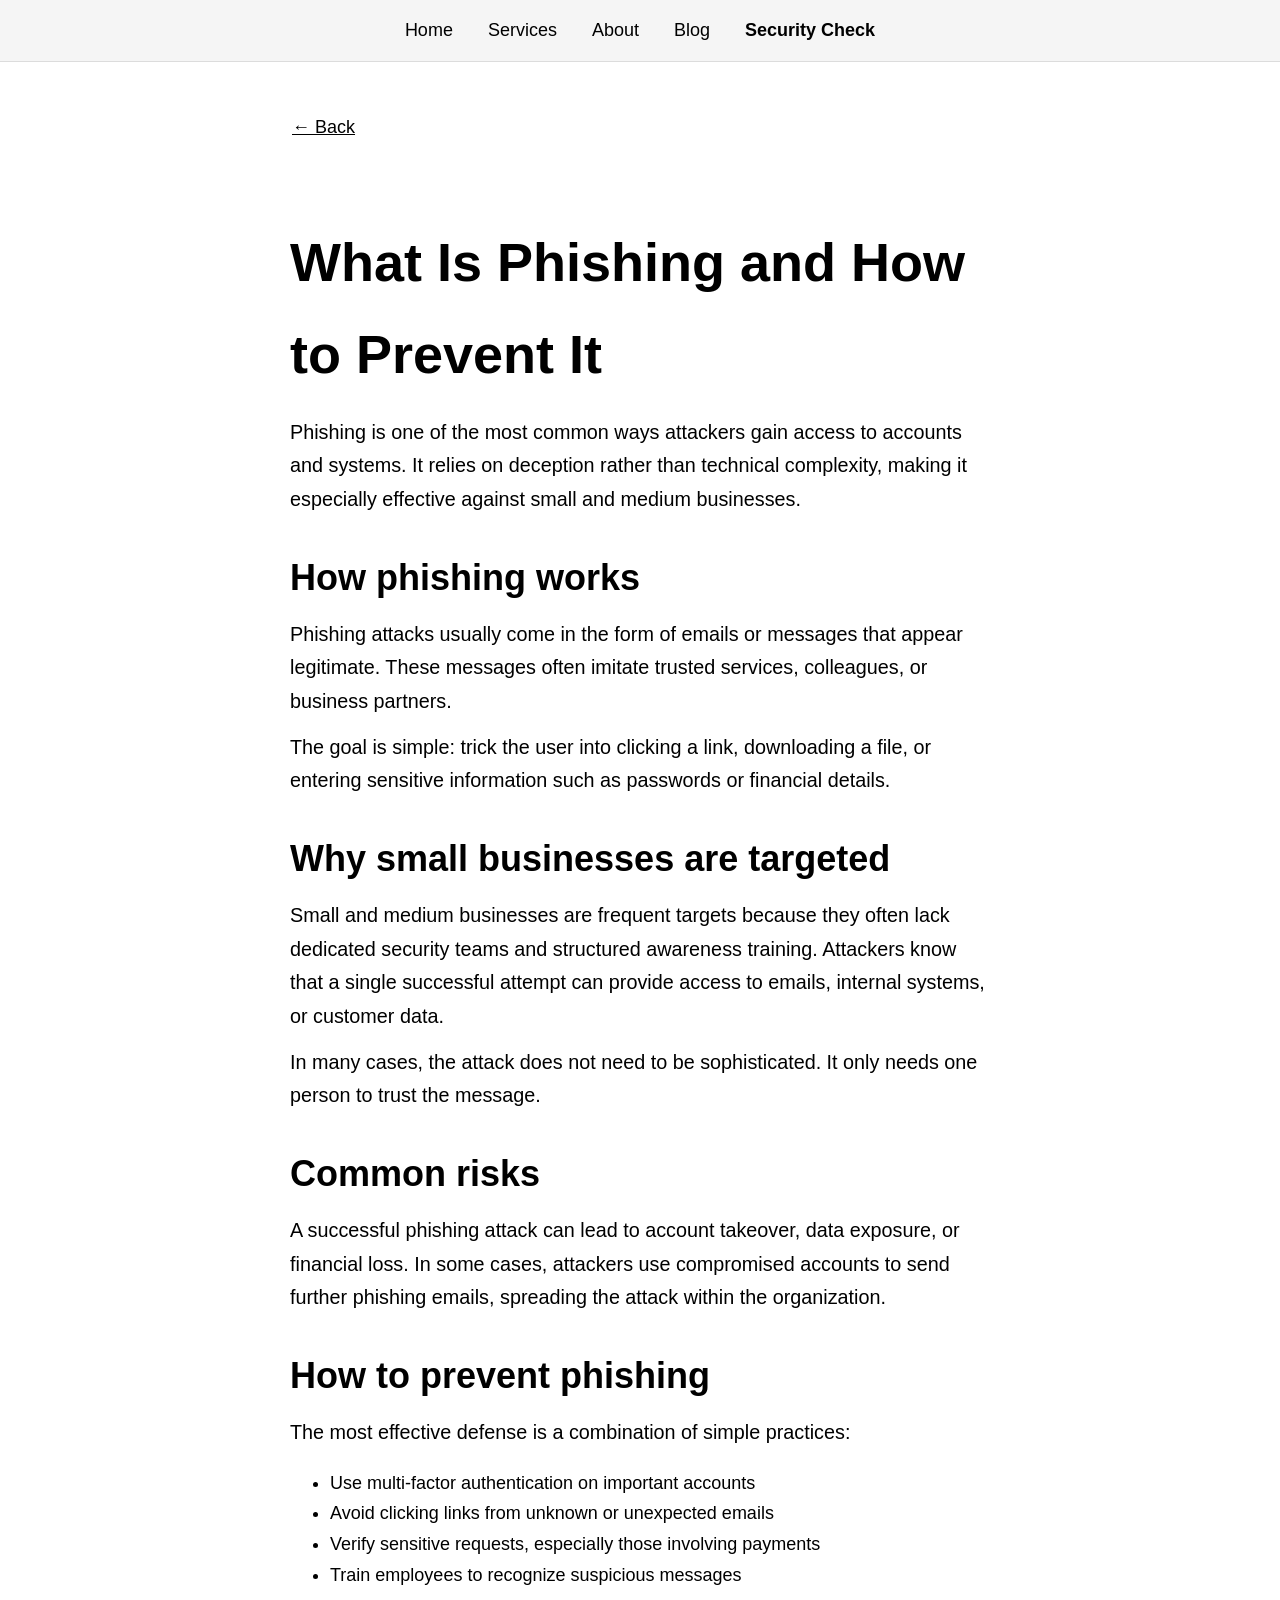
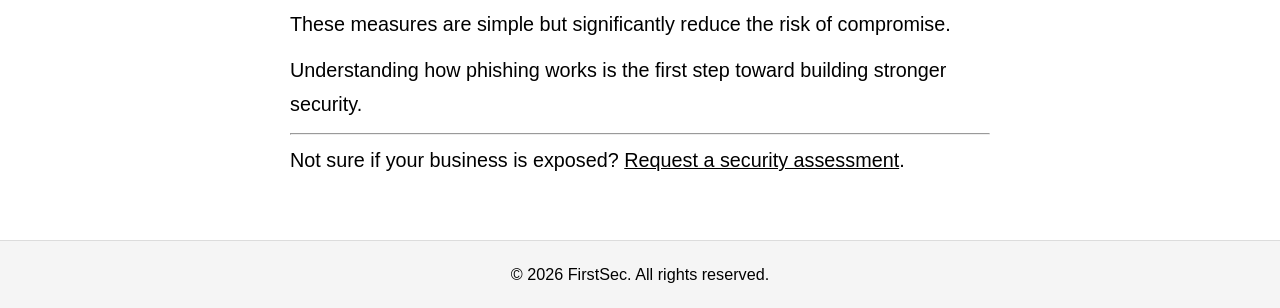
<file: blog/what-is-phishing-and-how-to-prevent-it.html>
<!DOCTYPE html>
<html lang="en">

<head>
  <meta charset="UTF-8">
  <meta name="viewport" content="width=device-width, initial-scale=1.0">
  <title>What Is Phishing and How to Prevent It | FirstSec</title>
  <meta name="description" content="What phishing is, how these attacks work, and practical steps you can take to protect your business from account compromise and data loss.">
  <script async src="https://www.googletagmanager.com/gtag/js?id=G-D3HH5Q3XYY"></script>
  <script>
    window.dataLayer = window.dataLayer || [];
    function gtag(){dataLayer.push(arguments);}
    gtag('js', new Date());

    gtag('config', 'G-D3HH5Q3XYY');
  </script>
  <link rel="stylesheet" href="../s.css">
</head>

<body>

  <div id="header"></div>

  <main class="blog-post">

    <article>

      <!-- Back -->
      <a href="index.html" class="back-link">← Back</a>

      <!-- Title -->
      <h1>What Is Phishing and How to Prevent It</h1>

      <!-- Content -->
      <p>
        Phishing is one of the most common ways attackers gain access to accounts and systems. 
        It relies on deception rather than technical complexity, making it especially effective 
        against small and medium businesses.
      </p>

      <h2>How phishing works</h2>
      <p>
        Phishing attacks usually come in the form of emails or messages that appear legitimate. 
        These messages often imitate trusted services, colleagues, or business partners.
      </p>

      <p>
        The goal is simple: trick the user into clicking a link, downloading a file, or entering 
        sensitive information such as passwords or financial details.
      </p>

      <h2>Why small businesses are targeted</h2>
      <p>
        Small and medium businesses are frequent targets because they often lack dedicated security 
        teams and structured awareness training. Attackers know that a single successful attempt 
        can provide access to emails, internal systems, or customer data.
      </p>

      <p>
        In many cases, the attack does not need to be sophisticated. It only needs one person to 
        trust the message.
      </p>

      <h2>Common risks</h2>
      <p>
        A successful phishing attack can lead to account takeover, data exposure, or financial loss. 
        In some cases, attackers use compromised accounts to send further phishing emails, spreading 
        the attack within the organization.
      </p>

      <h2>How to prevent phishing</h2>
      <p>
        The most effective defense is a combination of simple practices:
      </p>

      <ul>
        <li>Use multi-factor authentication on important accounts</li>
        <li>Avoid clicking links from unknown or unexpected emails</li>
        <li>Verify sensitive requests, especially those involving payments</li>
        <li>Train employees to recognize suspicious messages</li>
      </ul>

      <p>
        These measures are simple but significantly reduce the risk of compromise.
      </p>

      <p>
        Understanding how phishing works is the first step toward building stronger security.
      </p>

      <!-- CTA -->
      <hr>
      <p>
        Not sure if your business is exposed?
        <a href="../index.html#check-your-security">Request a security assessment</a>.
      </p>

    </article>

  </main>

  <div id="footer"></div>

  <script>
    fetch("../header.html")
      .then(res => res.text())
      .then(data => document.getElementById("header").innerHTML = data);

    fetch("../footer.html")
      .then(res => res.text())
      .then(data => document.getElementById("footer").innerHTML = data);
  </script>

</body>

</html>
</file>
<file: s.css>
/* =========================
   THEME VARIABLES
========================= */
:root {
  --bg: #ffffff;
  --text: #000000;
  --card-bg: #f5f5f5;
  --nav-bg: #f5f5f5;
  --footer-bg: #f5f5f5;
  --button-bg: #2563eb;
  --border: rgba(0, 0, 0, 0.1);
  --muted: #555;
}

/* DARK MODE */
@media (prefers-color-scheme: dark) {
  :root {
    --bg: #0d1117;
    --text: #e6edf3;
    --card-bg: #161b22;
    --nav-bg: #161b22;
    --footer-bg: #161b22;
    --button-bg: #3b82f6;
    --border: rgba(255, 255, 255, 0.1);
    --muted: #8b949e;
  }
}

/* =========================
   GLOBAL
========================= */
html {
  font-size: 18px; /* increased from 16px */
}

body {
  margin: 0;
  font-family: Arial, sans-serif;
  background: var(--bg);
  color: var(--text);
  line-height: 1.7;
}

/* =========================
   TYPOGRAPHY
========================= */
h1 {
  font-size: 3rem;
  margin-bottom: 10px;
}

h2 {
  font-size: 2rem;
  margin-bottom: 10px;
}

h3 {
  font-size: 1.3rem;
  margin-bottom: 8px;
}

p {
  font-size: 1.1rem;
  /* max-width: 65ch; */
  margin: 0 auto 12px;
}

header p {
  font-size: 1.2rem;
  color: var(--muted);
}

.section-subtitle {
  color: var(--muted);
  font-size: 1rem;
  margin-bottom: 25px;
}

.note {
  font-size: 0.9rem;
  color: var(--muted);
  margin-top: 20px;
}

.mission {
  margin-top: 20px;
  font-weight: bold;
  color: var(--button-bg);
  font-size: 1.1rem;
}

/* =========================
   NAV
========================= */
nav {
  display: flex;
  padding: 15px 0;
  background: var(--nav-bg);
  justify-content: center;
  border-bottom: 1px solid var(--border);
}

nav a {
  color: var(--text);
  margin: 0 15px;
  text-decoration: none;
  font-size: 1rem;
}

nav a:hover {
  opacity: 0.7;
}

/* =========================
   HERO
========================= */
header {
  text-align: center;
  padding: 60px 20px; /* reduced spacing */
}

/* =========================
   SECTIONS
========================= */
section {
  padding: 50px 20px; /* tighter spacing */
  text-align: center;
  max-width: 900px;
  margin: auto;
}

header + section {
  border-top: 1px solid var(--border);
}

/* subtle separation */
section + section {
  border-top: 1px solid var(--border);
}

/* better readability for about */
#about p {
  text-align: center;
}

/* =========================
   CARDS
========================= */
.all-card {
  display: flex;
  gap: 25px;
  justify-content: center;
}

.card {
  background: var(--card-bg);
  padding: 20px;
  width: 100%;              
  max-width: 320px;         
  border-radius: 10px;
  border: 1px solid var(--border);
  transition: 0.2s ease;
  box-sizing: border-box;   
}

.card p {
  font-size: 1.05rem;
}

.card:hover {
  transform: translateY(-5px);
  border-color: var(--button-bg);
}

/* =========================
   contact
========================= */
form {
  display: flex;
  flex-direction: column;
  width: 320px;
  margin: auto;
}

input,
textarea,
select {
  margin: 10px 0;
  padding: 12px;
  border-radius: 5px;
  border: 1px solid var(--border);
  background: var(--card-bg);
  color: var(--text);
  font-size: 1rem;
}

textarea {
  resize: vertical;
  min-height: 120px;
}

/* =========================
   BUTTON
========================= */
button {
  background: var(--button-bg);
  border: none;
  padding: 12px;
  cursor: pointer;
  color: white;
  border-radius: 5px;
  transition: 0.2s;
  font-size: 1rem;
}

button:hover {
  opacity: 0.9;
}

.cta-button {
  display: inline-block;
  margin-top: 20px;
  padding: 12px 24px;
  text-decoration: none;
  font-size: 0.95rem;
  border-radius: 5px;

  background: var(--button-bg);
  color: #fff;
  border: 1px solid var(--button-bg);

  transition: all 0.2s ease;
}

.cta-button:hover {
  opacity: 0.9;
}


/* =========================
   BLOG
========================= */
.blog-archive {
  padding: 50px 20px;
  max-width: 900px;
  margin: auto;
  text-align: center;
}

.blog-archive .section-subtitle {
  margin-bottom: 40px;
}

.post-preview {
  margin: 50px auto;
  max-width: 700px;
  text-align: left;
}

.post-preview h2 {
  font-size: 1.5rem;
  margin-bottom: 10px;
}

.post-preview p {
  color: var(--muted);
}

/* =========================
   BLOG POST
========================= */
.blog-post {
  padding: 50px 20px;
  max-width: 700px;
  margin: auto;
}

.blog-post h1 {
  margin-bottom: 15px;
}

.blog-post h2 {
  margin-top: 30px;
}

.blog-post p {
  text-align: left;
}

.meta {
  font-size: 0.9rem;
  color: var(--muted);
}

.back-link {
  display: inline-block;
  margin-bottom: 30px;
  margin-left: 2px;
}

.back-link:hover {
  opacity: 0.7;
}

.blog-post a {
  color: var(--text);
  text-decoration: underline;
}

.blog-post a:hover {
  opacity: 0.7;
}
/* =========================
   FOOTER
========================= */
footer {
  background: var(--footer-bg);
  padding: 20px;
  font-size: 0.9rem;
  text-align: center;
  border-top: 1px solid var(--border);
}

/* =========================
   RESPONSIVE
========================= */
@media (max-width: 768px) {
  html {
    font-size: 17px;
  }

  .all-card {
    flex-direction: column;
    align-items: center;
  }

  form {
    width: 100%;
    max-width: 320px;
  }
}
@media (max-width: 500px) {
  nav div {
    display: flex;
    flex-wrap: wrap;
    justify-content: center;
  }
}
</file>
